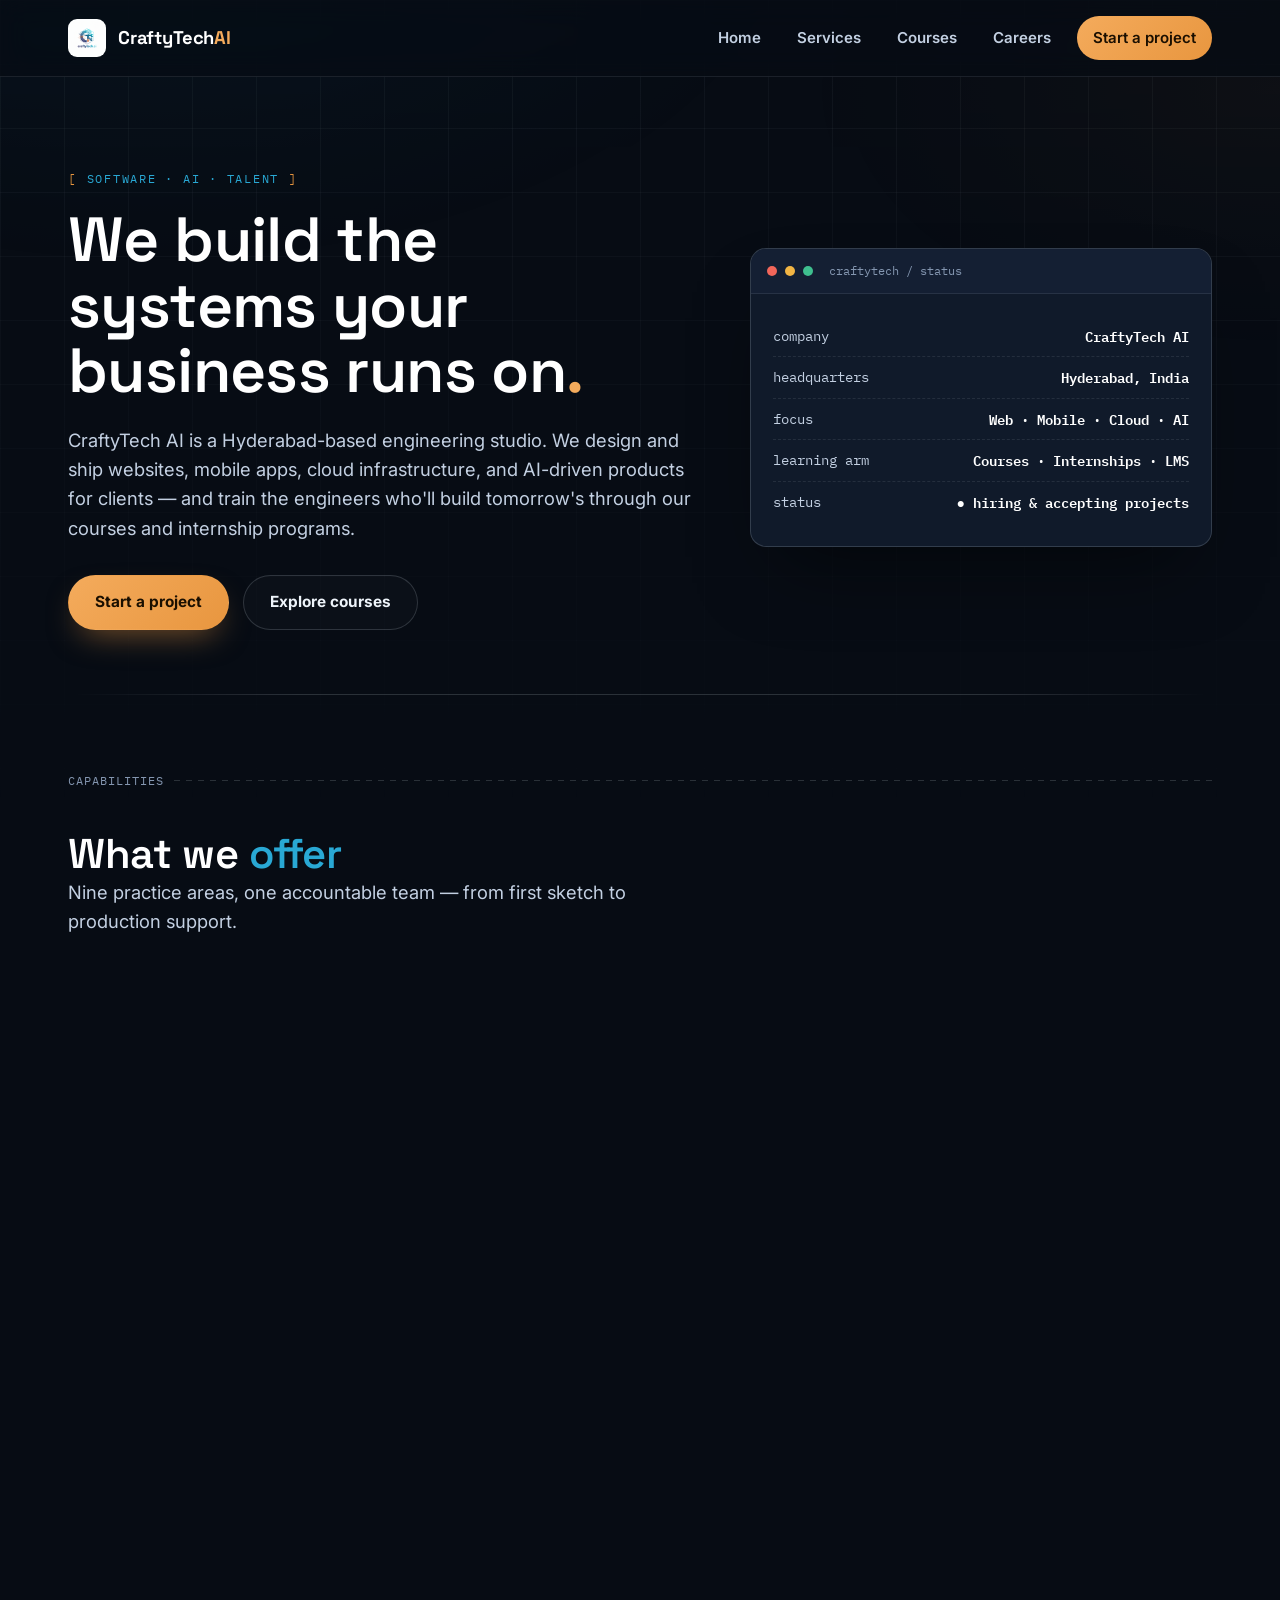
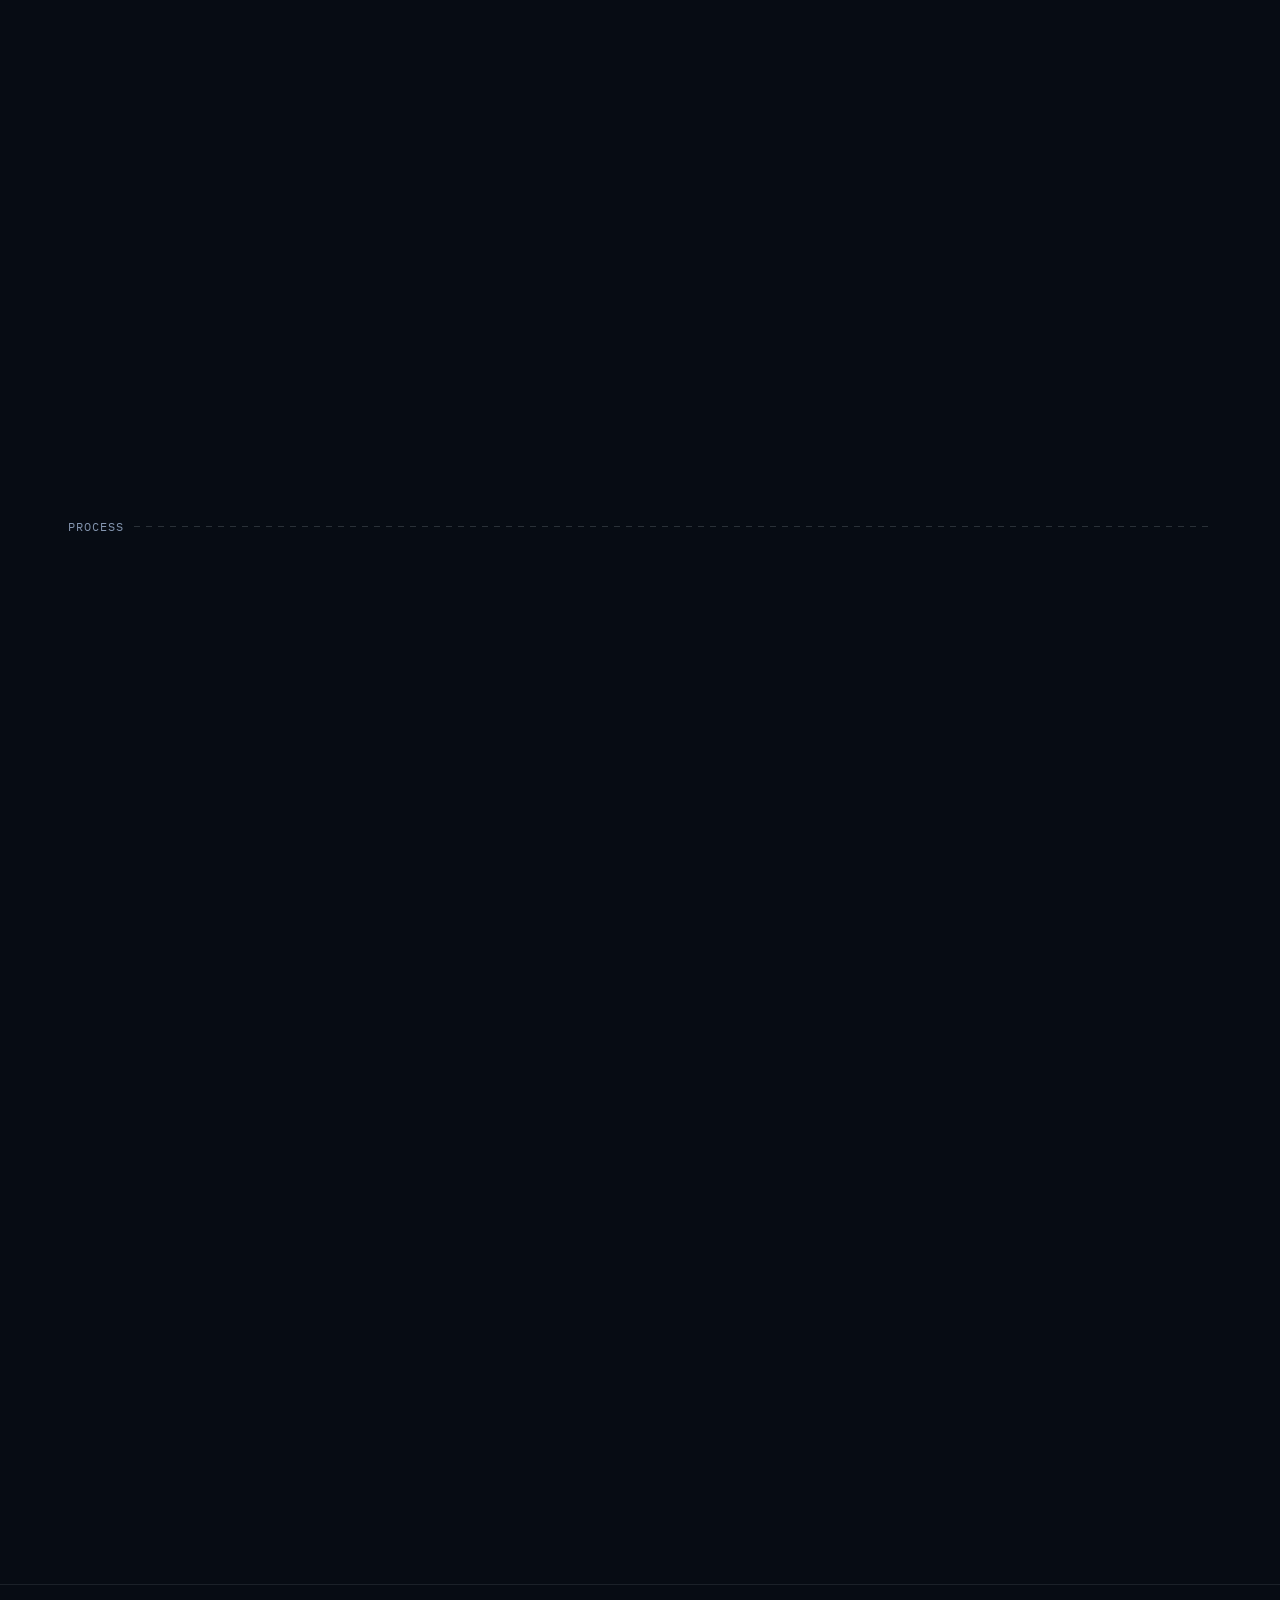
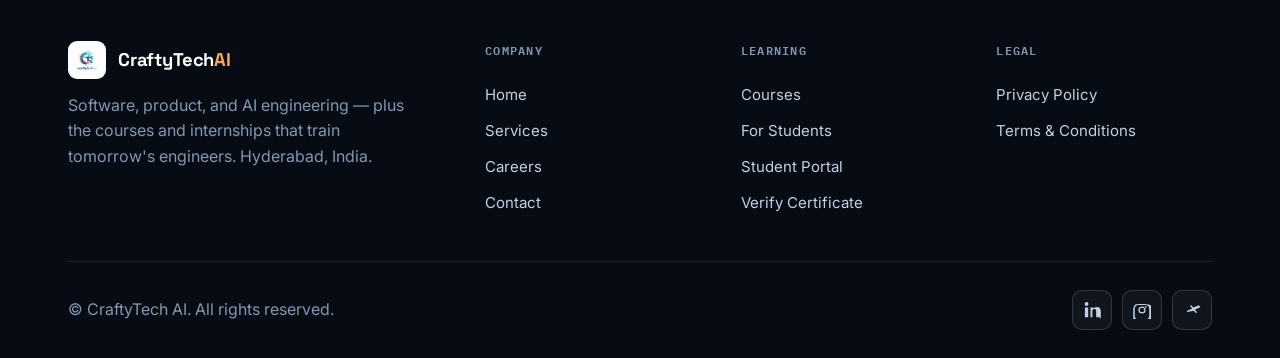
<file: index.html>
<!DOCTYPE html>
<html lang="en">
<head>
<meta charset="UTF-8">
<meta name="viewport" content="width=device-width, initial-scale=1.0">
<title>CraftyTech AI — Software, Product & AI Engineering, Hyderabad</title>
<meta name="description" content="CraftyTech AI builds websites, mobile apps, and AI-powered products for growing businesses, and trains the next generation of engineers through hands-on courses and internships.">
<link rel="icon" href="img/favicon.ico">
<link rel="stylesheet" href="assets/css/style.css">
</head>
<body>

<header class="site-header">
  <div class="container">
    <a href="index.html" class="brand">
      <img src="img/logo.png" alt="CraftyTech AI logo">
      <span class="brand-word">CraftyTech<span>AI</span></span>
    </a>
    <nav class="main-nav">
      <a href="index.html">Home</a>
      <a href="index.html#services">Services</a>
      <a href="courses.html">Courses</a>
      <a href="careers.html">Careers</a>
      <a href="contacts.html" class="cta">Start a project</a>
    </nav>
    <button class="nav-toggle" aria-label="Toggle menu" aria-expanded="false">☰</button>
  </div>
</header>

<main>

  <!-- ================= HERO ================= -->
  <section class="hero">
    <div class="container hero__grid">
      <div class="reveal is-visible">
        <div class="eyebrow">Software · AI · Talent</div>
        <h1>We build the systems your business runs on<span class="text-copper">.</span></h1>
        <p class="lead">CraftyTech AI is a Hyderabad-based engineering studio. We design and ship websites, mobile apps, cloud infrastructure, and AI-driven products for clients — and train the engineers who'll build tomorrow's through our courses and internship programs.</p>
        <div class="hero__actions">
          <a href="contacts.html" class="btn primary">Start a project</a>
          <a href="courses.html" class="btn outline">Explore courses</a>
        </div>
      </div>
      <div class="terminal reveal is-visible">
        <div class="terminal__bar">
          <span class="terminal__dot"></span><span class="terminal__dot"></span><span class="terminal__dot"></span>
          <span class="terminal__title">craftytech / status</span>
        </div>
        <div class="terminal__body">
          <div class="terminal__line"><span>company</span><b>CraftyTech AI</b></div>
          <div class="terminal__line"><span>headquarters</span><b>Hyderabad, India</b></div>
          <div class="terminal__line"><span>focus</span><b>Web · Mobile · Cloud · AI</b></div>
          <div class="terminal__line"><span>learning arm</span><b>Courses · Internships · LMS</b></div>
          <div class="terminal__line"><span>status</span><b class="terminal__ok">hiring &amp; accepting projects</b></div>
        </div>
      </div>
    </div>
  </section>

  <div class="container"><div class="divider"></div></div>

  <!-- ================= WHAT WE OFFER ================= -->
  <section class="block" id="services">
    <div class="container">
      <div class="trace">Capabilities</div>
      <div class="section-head">
        <h2>What we <span class="text-teal">offer</span></h2>
        <p class="lead">Nine practice areas, one accountable team — from first sketch to production support.</p>
      </div>
      <div class="grid cols-3">
        <div class="bcard reveal">
          <span class="idx">01 · Web</span>
          <h3>Website Development</h3>
          <p class="muted">Responsive, SEO-optimized websites built for speed and conversion using modern frameworks.</p>
        </div>
        <div class="bcard reveal">
          <span class="idx">02 · Mobile</span>
          <h3>Mobile Applications</h3>
          <p class="muted">Cross-platform and native apps engineered for smooth UX and reliable performance in production.</p>
        </div>
        <div class="bcard reveal">
          <span class="idx">03 · Product</span>
          <h3>UI/UX &amp; Branding</h3>
          <p class="muted">Cohesive design systems, identity, and interfaces that build trust with your users from screen one.</p>
        </div>
        <div class="bcard reveal">
          <span class="idx">04 · Commerce</span>
          <h3>E-commerce Solutions</h3>
          <p class="muted">Custom and platform-based storefronts engineered to maximize sales and streamline operations.</p>
        </div>
        <div class="bcard reveal">
          <span class="idx">05 · Growth</span>
          <h3>SEO &amp; Growth Marketing</h3>
          <p class="muted">Data-driven technical SEO and content strategy to drive organic traffic that converts.</p>
        </div>
        <div class="bcard reveal">
          <span class="idx">06 · AI</span>
          <h3>AI-Powered Products</h3>
          <p class="muted">Generative AI features, automation, and applied ML built into real products, not demos.</p>
        </div>
        <div class="bcard reveal">
          <span class="idx">07 · Cloud</span>
          <h3>Cloud Solutions</h3>
          <p class="muted">Architecture and setup on AWS and other providers — built to scale with your business, not against it.</p>
        </div>
        <div class="bcard reveal">
          <span class="idx">08 · Cloud</span>
          <h3>Cloud Cost Optimization</h3>
          <p class="muted">Audit and right-size your infrastructure spend — reserved capacity, autoscaling, and cutting idle waste.</p>
        </div>
        <div class="bcard reveal">
          <span class="idx">09 · Cloud</span>
          <h3>Cloud Deployment &amp; Maintenance</h3>
          <p class="muted">CI/CD pipelines, monitoring, and ongoing infrastructure support so releases stay smooth and systems stay up.</p>
        </div>
      </div>
    </div>
  </section>

  <!-- ================= STATS ================= -->
  <section class="block" style="padding-top:0;">
    <div class="container">
      <div class="stats-strip reveal">
        <div class="stat"><b>9</b><span>Service Lines</span></div>
        <div class="stat"><b>5+</b><span>Live Courses</span></div>
        <div class="stat"><b>Hyderabad</b><span>HQ</span></div>
        <div class="stat"><b>24–48h</b><span>First Response</span></div>
      </div>
    </div>
  </section>

  <!-- ================= HOW WE WORK ================= -->
  <section class="block">
    <div class="container">
      <div class="trace">Process</div>
      <div class="grid cols-2" style="align-items:center; gap:56px;">
        <div class="reveal">
          <h2>How we <span class="text-copper">work</span></h2>
          <p class="lead">No black boxes. You always know what stage your project is at and who owns it.</p>
          <div class="grid" style="gap:14px; margin-top:24px;">
            <div class="row-card" style="margin-bottom:0;">
              <div><div class="row-card__title">Discover &amp; scope</div><div class="row-card__meta">Requirements, timeline, budget</div></div>
              <span class="pill">Week 1</span>
            </div>
            <div class="row-card" style="margin-bottom:0;">
              <div><div class="row-card__title">Design &amp; build</div><div class="row-card__meta">Iterative delivery, weekly demos</div></div>
              <span class="pill">Sprints</span>
            </div>
            <div class="row-card" style="margin-bottom:0;">
              <div><div class="row-card__title">Ship &amp; support</div><div class="row-card__meta">Launch, monitor, iterate</div></div>
              <span class="pill">Ongoing</span>
            </div>
          </div>
        </div>
        <div class="bcard reveal">
          <h3>Why teams choose us</h3>
          <p class="muted" style="margin-bottom:20px;">You gain control over your workflow, not the other way around.</p>
          <ul style="color:var(--text-soft); padding-left:1.2em; margin:0;">
            <li style="margin-bottom:10px;">Direct access to the engineers building your product</li>
            <li style="margin-bottom:10px;">Flexible engagement — fixed scope or embedded team</li>
            <li style="margin-bottom:10px;">Post-launch support and iteration built into every plan</li>
          </ul>
        </div>
      </div>
    </div>
  </section>

  <!-- ================= CTA ================= -->
  <section class="block">
    <div class="container">
      <div class="cta-banner reveal">
        <div>
          <div class="eyebrow" style="color:var(--copper-bright);">Careers</div>
          <h2>We're hiring engineers, designers &amp; more.</h2>
          <p class="muted" style="margin:10px 0 0;">See open roles and what it's like to work with us.</p>
        </div>
        <a href="careers.html" class="btn primary">See open roles</a>
      </div>
    </div>
  </section>

</main>

<footer class="site-footer">
  <div class="container">
    <div class="footer__top">
      <div class="footer__brand">
        <a href="index.html" class="brand" style="margin-bottom:14px;">
          <img src="img/logo.png" alt="CraftyTech AI logo">
          <span class="brand-word">CraftyTech<span>AI</span></span>
        </a>
        <p class="muted">Software, product, and AI engineering — plus the courses and internships that train tomorrow's engineers. Hyderabad, India.</p>
      </div>
      <div class="footer__col">
        <h4>Company</h4>
        <a href="index.html">Home</a>
        <a href="index.html#services">Services</a>
        <a href="careers.html">Careers</a>
        <a href="contacts.html">Contact</a>
      </div>
      <div class="footer__col">
        <h4>Learning</h4>
        <a href="courses.html">Courses</a>
        <a href="students.html">For Students</a>
        <a href="students-portal.html">Student Portal</a>
        <a href="verify-certificates.html">Verify Certificate</a>
      </div>
      <div class="footer__col">
        <h4>Legal</h4>
        <a href="privacy-policy.html">Privacy Policy</a>
        <a href="terms-and-conditions.html">Terms &amp; Conditions</a>
      </div>
    </div>
    <div class="footer__bottom">
      <div class="muted">© <span data-year></span> CraftyTech AI. All rights reserved.</div>
      <ul class="social-list">
        <li><a href="https://www.linkedin.com/company/craftytech-ai" class="social-link" target="_blank" rel="noreferrer" aria-label="LinkedIn"><svg viewBox="0 0 24 24"><path d="M6.94 21.5H2.5V8.5h4.44v13zm-2.22-15a2.56 2.56 0 112.56-2.56 2.56 2.56 0 01-2.56 2.56zm17.28 15h-4.44v-6.95c0-1.66-.03-3.8-2.32-3.8-2.33 0-2.69 1.82-2.69 3.7v7.05H9.98V8.5h4.26v1.82h.06c.59-1.12 2.03-2.3 4.18-2.3 4.47 0 5.3 2.95 5.3 6.78v8.7z"/></svg></a></li>
        <li><a href="https://www.instagram.com/craftytech_ai" class="social-link" target="_blank" rel="noreferrer" aria-label="Instagram"><svg viewBox="0 0 24 24"><path d="M12 7.2a4.8 4.8 0 104.8 4.8A4.81 4.81 0 0012 7.2zm0 7.92a3.12 3.12 0 113.12-3.12A3.13 3.13 0 0112 15.12zm5.04-8.58a1.12 1.12 0 11-1.12 1.12 1.12 1.12 0 011.12-1.12zM12 5.4c3.1 0 3.48.01 4.7.07 1.13.05 1.74.24 2.15.4a3.92 3.92 0 011.42.92 3.92 3.92 0 01.92 1.41c.16.41.35 1.02.4 2.15.06 1.22.07 1.6.07 4.7s-.01 3.48-.07 4.7c-.05 1.13-.24 1.74-.4 2.15a3.92 3.92 0 01-.92 1.42 3.92 3.92 0 01-1.41.92c-.41.16-1.02.35-2.15.4-1.22.06-1.6.07-4.7.07s-3.48-.01-4.7-.07c-1.13-.05-1.74-.24-2.15-.4a3.92 3.92 0 01-1.42-.92 3.92 3.92 0 01-.92-1.41c-.16-.41-.35-1.02-.4-2.15-.06-1.22-.07-1.6-.07-4.7s.01-3.48.07-4.7c.05-1.13.24-1.74.4-2.15a3.92 3.92 0 01.92-1.42 3.92 3.92 0 011.41-.92c.41-.16 1.02-.35 2.15-.4C8.52 5.41 8.9 5.4 12 5.4zm0-1.55C8.82 3.85 8.4 3.86 7.15 3.92 5.86 3.98 4.93 4.2 4.17 4.45a5.47 5.47 0 00-1.94 1.16 5.47 5.47 0 00-1.16 1.94C.64 8.8.42 9.73.36 11.02.3 12.27.3 12.69.3 16.87s0 4.6.06 5.85c.06 1.29.28 2.22.53 2.98a5.47 5.47 0 001.16 1.94 5.47 5.47 0 001.94 1.16c.76.25 1.69.47 2.98.53 1.25.06 1.67.06 5.85.06s4.6 0 5.85-.06c1.29-.06 2.22-.28 2.98-.53a5.47 5.47 0 001.94-1.16 5.47 5.47 0 001.16-1.94c.25-.76.47-1.69.53-2.98.06-1.25.06-1.67.06-5.85s0-4.6-.06-5.85c-.06-1.29-.28-2.22-.53-2.98a5.47 5.47 0 00-1.16-1.94 5.47 5.47 0 00-1.94-1.16c-.76-.25-1.69-.47-2.98-.53C15.6 3.85 15.18 3.85 12 3.85z"/></svg></a></li>
        <li><a href="https://x.com/craftytech_ai" class="social-link" target="_blank" rel="noreferrer" aria-label="X"><svg viewBox="0 0 24 24"><path d="M21.71 6.29a1 1 0 00-1.18-.28l-6.63 2.7-2.7-2.7a1 1 0 00-1.42 1.42l2.7 2.7-6.7 2.72a1 1 0 00.28 1.89l8.21-1.82 2.7 2.7a1 1 0 001.42-1.42l-2.7-2.7 6.63-2.7a1 1 0 00.28-1.72z"/></svg></a></li>
      </ul>
    </div>
  </div>
</footer>

<script src="assets/js/main.js"></script>
</body>
</html>
</file>
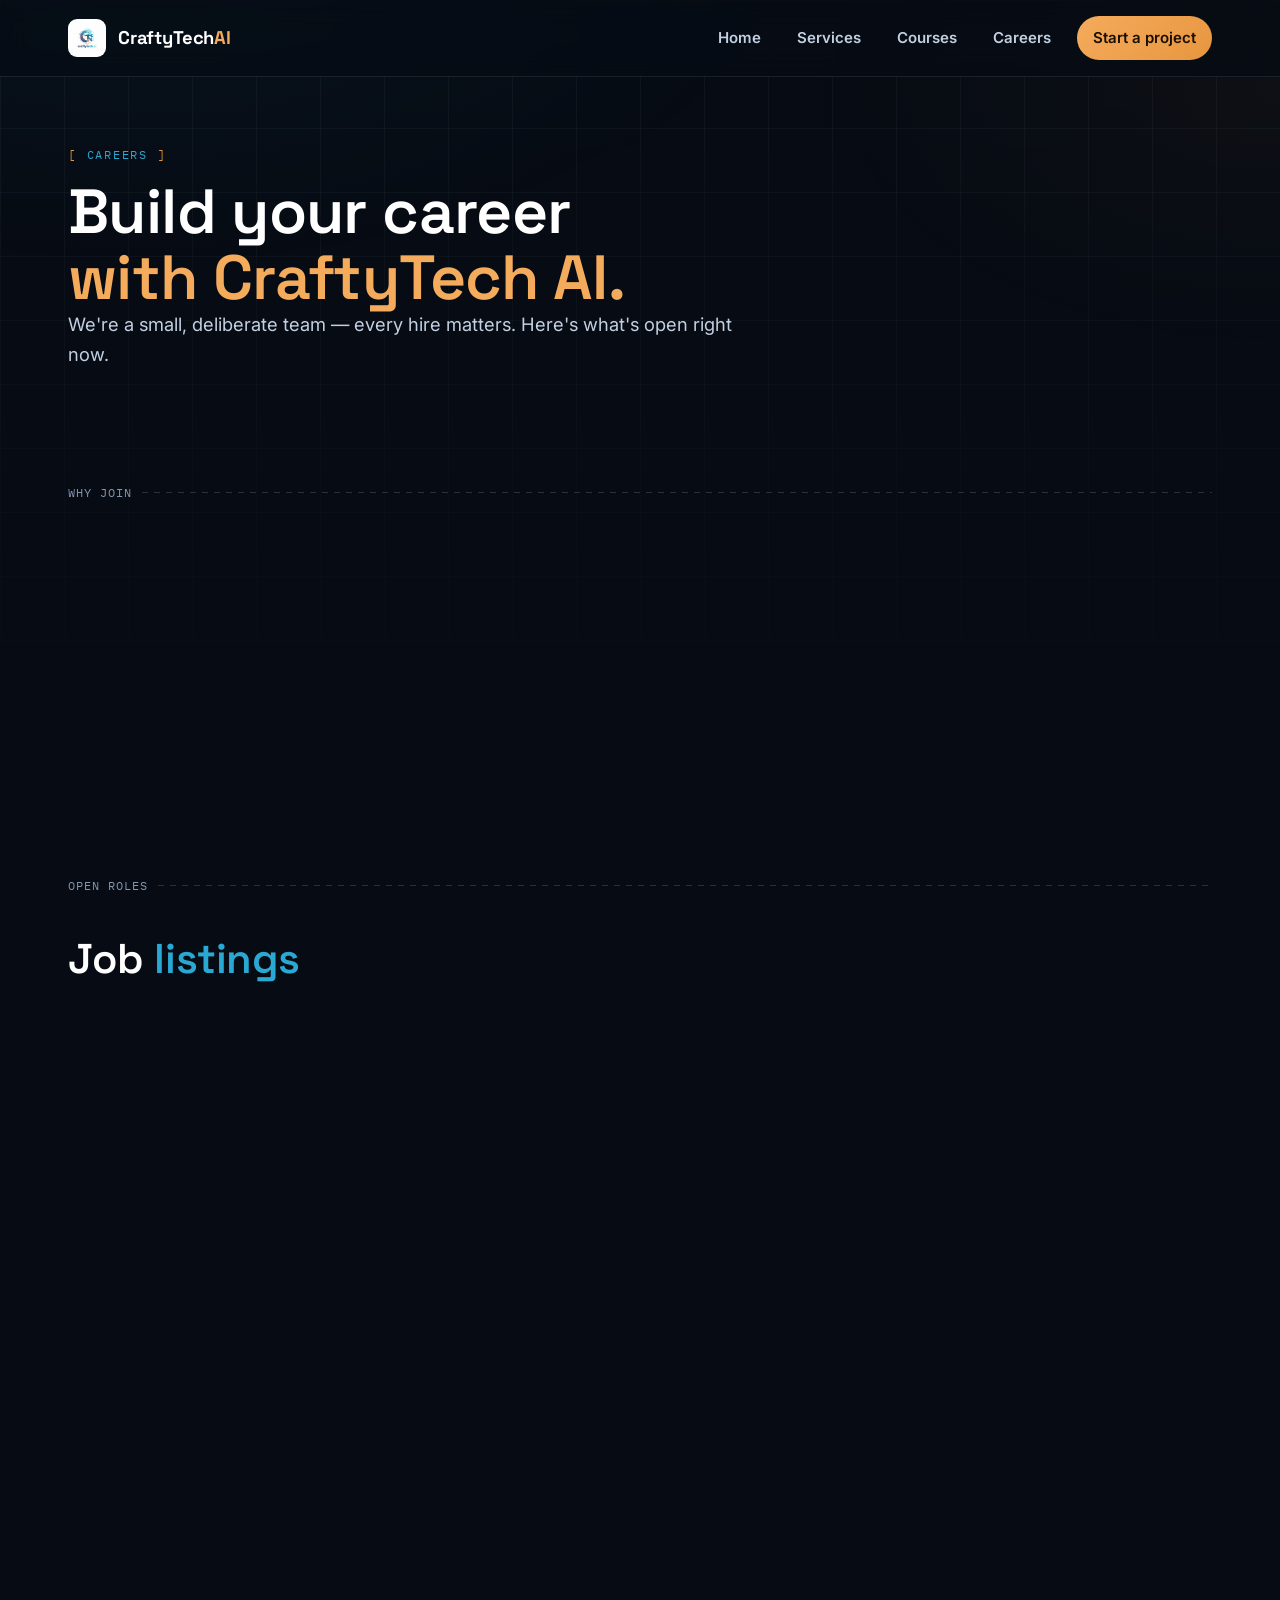
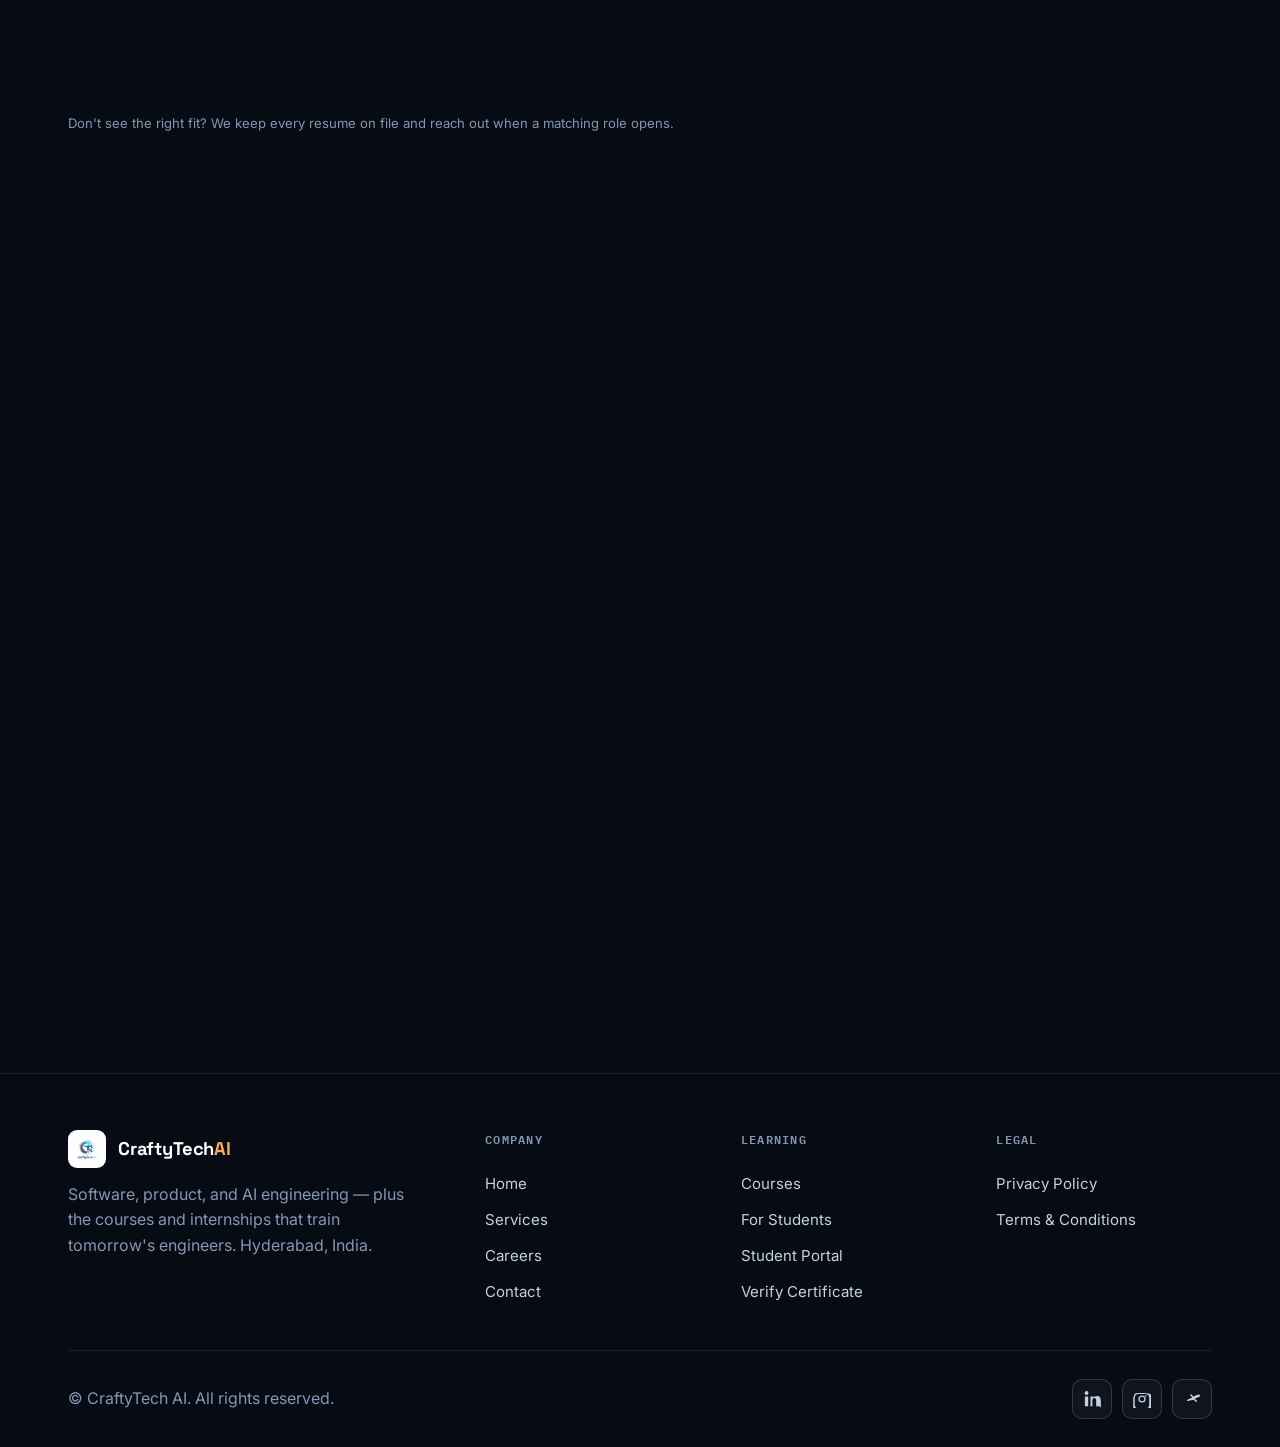
<file: careers.html>
<!DOCTYPE html>
<html lang="en">
<head>
<meta charset="UTF-8">
<meta name="viewport" content="width=device-width, initial-scale=1.0">
<title>Careers — CraftyTech AI</title>
<meta name="description" content="Open roles at CraftyTech AI. Join a Hyderabad-based engineering team building software, mobile apps, and AI products.">
<link rel="icon" href="img/favicon.ico">
<link rel="stylesheet" href="assets/css/style.css">
</head>
<body>

<header class="site-header">
  <div class="container">
    <a href="index.html" class="brand">
      <img src="img/logo.png" alt="CraftyTech AI logo">
      <span class="brand-word">CraftyTech<span>AI</span></span>
    </a>
    <nav class="main-nav">
      <a href="index.html">Home</a>
      <a href="index.html#services">Services</a>
      <a href="courses.html">Courses</a>
      <a href="careers.html">Careers</a>
      <a href="contacts.html" class="cta">Start a project</a>
    </nav>
    <button class="nav-toggle" aria-label="Toggle menu" aria-expanded="false">☰</button>
  </div>
</header>

<main>

  <section class="page-banner">
    <div class="container">
      <div class="eyebrow">Careers</div>
      <h1>Build your career<br><span class="text-copper">with CraftyTech AI.</span></h1>
      <p class="lead">We're a small, deliberate team — every hire matters. Here's what's open right now.</p>
    </div>
  </section>

  <!-- WHY JOIN -->
  <section class="block">
    <div class="container">
      <div class="trace">Why join</div>
      <div class="grid cols-4">
        <div class="bcard reveal">
          <span class="idx">01</span>
          <h3>Wellness Program</h3>
          <p class="muted">Take care of your body and mind, with wellness activities built into the work week.</p>
        </div>
        <div class="bcard reveal">
          <span class="idx">02</span>
          <h3>Dedicated Team</h3>
          <p class="muted">A close-knit team that works together toward shared wins, not just individual targets.</p>
        </div>
        <div class="bcard reveal">
          <span class="idx">03</span>
          <h3>Health Insurance</h3>
          <p class="muted">Comprehensive health coverage so you can stay focused on doing your best work.</p>
        </div>
        <div class="bcard reveal">
          <span class="idx">04</span>
          <h3>Corporate Education</h3>
          <p class="muted">Structured time and budget to sharpen your skills and stay current with the field.</p>
        </div>
      </div>
    </div>
  </section>

  <!-- JOB LISTINGS -->
  <section class="block" style="padding-top:0;">
    <div class="container">
      <div class="trace">Open roles</div>
      <div class="section-head">
        <h2>Job <span class="text-teal">listings</span></h2>
      </div>

      <div class="row-card reveal">
        <div><div class="row-card__title">Backend Developer</div><div class="row-card__meta">Engineering · Hyderabad / Remote</div></div>
        <span class="pill">3 open positions</span>
      </div>
      <div class="row-card reveal">
        <div><div class="row-card__title">Frontend Developer</div><div class="row-card__meta">Engineering · Hyderabad / Remote</div></div>
        <span class="pill">2 open positions</span>
      </div>
      <div class="row-card reveal">
        <div><div class="row-card__title">QA Engineer</div><div class="row-card__meta">Quality · Hyderabad</div></div>
        <span class="pill">1 open position</span>
      </div>
      <div class="row-card reveal">
        <div><div class="row-card__title">UX/UI Designer</div><div class="row-card__meta">Design · Hyderabad / Remote</div></div>
        <span class="pill warn">No open positions — resumes welcome</span>
      </div>
      <div class="row-card reveal">
        <div><div class="row-card__title">HR Coordinator</div><div class="row-card__meta">People · Hyderabad</div></div>
        <span class="pill">1 open position</span>
      </div>
      <div class="row-card reveal">
        <div><div class="row-card__title">Data Analyst</div><div class="row-card__meta">Data · Hyderabad / Remote</div></div>
        <span class="pill warn">No open positions — resumes welcome</span>
      </div>

      <p class="form-note" style="margin-top:20px;">Don't see the right fit? We keep every resume on file and reach out when a matching role opens.</p>
    </div>
  </section>

  <!-- APPLY -->
  <section class="block" style="padding-top:0;">
    <div class="container">
      <div class="grid cols-2" style="gap:40px;">
        <div class="bcard reveal">
          <div class="trace" style="margin-bottom:20px;">Apply</div>
          <h3>Send us your details</h3>
          <p class="muted" style="margin-bottom:20px;">This form opens your email client, addressed to our HR team, with your details pre-filled.</p>
          <form id="apply-form">
            <div class="field">
              <label for="apply-name">Full name</label>
              <input id="apply-name" type="text" required placeholder="Your name">
            </div>
            <div class="field">
              <label for="apply-role">Role you're applying for</label>
              <input id="apply-role" type="text" required placeholder="e.g. Frontend Developer">
            </div>
            <div class="field">
              <label for="apply-email">Your email</label>
              <input id="apply-email" type="email" required placeholder="you@example.com">
            </div>
            <div class="field">
              <label for="apply-msg">A little about you</label>
              <textarea id="apply-msg" placeholder="Relevant experience, portfolio link, availability..."></textarea>
            </div>
            <button type="submit" class="btn primary">Open email to apply</button>
          </form>
        </div>

        <!-- TIPS -->
        <div class="reveal">
          <div class="trace" style="margin-bottom:20px;">What to expect</div>
          <div class="grid" style="gap:14px;">
            <div class="row-card" style="margin-bottom:0; align-items:flex-start;">
              <div>
                <div class="row-card__title">1. Application review</div>
                <p class="muted" style="margin:8px 0 0;">Send your CV or apply above — our HR team responds within a few business days. A short cover note noticeably improves your odds of an interview.</p>
              </div>
            </div>
            <div class="row-card" style="margin-bottom:0; align-items:flex-start;">
              <div>
                <div class="row-card__title">2. Technical conversation</div>
                <p class="muted" style="margin:8px 0 0;">Expect practical questions about how you've solved real problems, not textbook definitions. Bring examples from your own work.</p>
              </div>
            </div>
            <div class="row-card" style="margin-bottom:0; align-items:flex-start;">
              <div>
                <div class="row-card__title">3. Final round</div>
                <p class="muted" style="margin:8px 0 0;">A conversation with the project manager and CTO about the role, the team, and how you'd fit — and a chance for you to ask anything.</p>
              </div>
            </div>
            <div class="row-card" style="margin-bottom:0; align-items:flex-start;">
              <div>
                <div class="row-card__title">4. Offer</div>
                <p class="muted" style="margin:8px 0 0;">We prepare an offer and agree on a start date. Welcome to the team.</p>
              </div>
            </div>
          </div>
        </div>
      </div>
    </div>
  </section>

</main>

<footer class="site-footer">
  <div class="container">
    <div class="footer__top">
      <div class="footer__brand">
        <a href="index.html" class="brand" style="margin-bottom:14px;">
          <img src="img/logo.png" alt="CraftyTech AI logo">
          <span class="brand-word">CraftyTech<span>AI</span></span>
        </a>
        <p class="muted">Software, product, and AI engineering — plus the courses and internships that train tomorrow's engineers. Hyderabad, India.</p>
      </div>
      <div class="footer__col">
        <h4>Company</h4>
        <a href="index.html">Home</a>
        <a href="index.html#services">Services</a>
        <a href="careers.html">Careers</a>
        <a href="contacts.html">Contact</a>
      </div>
      <div class="footer__col">
        <h4>Learning</h4>
        <a href="courses.html">Courses</a>
        <a href="students.html">For Students</a>
        <a href="students-portal.html">Student Portal</a>
        <a href="verify-certificates.html">Verify Certificate</a>
      </div>
      <div class="footer__col">
        <h4>Legal</h4>
        <a href="privacy-policy.html">Privacy Policy</a>
        <a href="terms-and-conditions.html">Terms &amp; Conditions</a>
      </div>
    </div>
    <div class="footer__bottom">
      <div class="muted">© <span data-year></span> CraftyTech AI. All rights reserved.</div>
      <ul class="social-list">
        <li><a href="https://www.linkedin.com/company/craftytech-ai" class="social-link" target="_blank" rel="noreferrer" aria-label="LinkedIn"><svg viewBox="0 0 24 24"><path d="M6.94 21.5H2.5V8.5h4.44v13zm-2.22-15a2.56 2.56 0 112.56-2.56 2.56 2.56 0 01-2.56 2.56zm17.28 15h-4.44v-6.95c0-1.66-.03-3.8-2.32-3.8-2.33 0-2.69 1.82-2.69 3.7v7.05H9.98V8.5h4.26v1.82h.06c.59-1.12 2.03-2.3 4.18-2.3 4.47 0 5.3 2.95 5.3 6.78v8.7z"/></svg></a></li>
        <li><a href="https://www.instagram.com/craftytech_ai" class="social-link" target="_blank" rel="noreferrer" aria-label="Instagram"><svg viewBox="0 0 24 24"><path d="M12 7.2a4.8 4.8 0 104.8 4.8A4.81 4.81 0 0012 7.2zm0 7.92a3.12 3.12 0 113.12-3.12A3.13 3.13 0 0112 15.12zm5.04-8.58a1.12 1.12 0 11-1.12 1.12 1.12 1.12 0 011.12-1.12zM12 5.4c3.1 0 3.48.01 4.7.07 1.13.05 1.74.24 2.15.4a3.92 3.92 0 011.42.92 3.92 3.92 0 01.92 1.41c.16.41.35 1.02.4 2.15.06 1.22.07 1.6.07 4.7s-.01 3.48-.07 4.7c-.05 1.13-.24 1.74-.4 2.15a3.92 3.92 0 01-.92 1.42 3.92 3.92 0 01-1.41.92c-.41.16-1.02.35-2.15.4-1.22.06-1.6.07-4.7.07s-3.48-.01-4.7-.07c-1.13-.05-1.74-.24-2.15-.4a3.92 3.92 0 01-1.42-.92 3.92 3.92 0 01-.92-1.41c-.16-.41-.35-1.02-.4-2.15-.06-1.22-.07-1.6-.07-4.7s.01-3.48.07-4.7c.05-1.13.24-1.74.4-2.15a3.92 3.92 0 01.92-1.42 3.92 3.92 0 011.41-.92c.41-.16 1.02-.35 2.15-.4C8.52 5.41 8.9 5.4 12 5.4zm0-1.55C8.82 3.85 8.4 3.86 7.15 3.92 5.86 3.98 4.93 4.2 4.17 4.45a5.47 5.47 0 00-1.94 1.16 5.47 5.47 0 00-1.16 1.94C.64 8.8.42 9.73.36 11.02.3 12.27.3 12.69.3 16.87s0 4.6.06 5.85c.06 1.29.28 2.22.53 2.98a5.47 5.47 0 001.16 1.94 5.47 5.47 0 001.94 1.16c.76.25 1.69.47 2.98.53 1.25.06 1.67.06 5.85.06s4.6 0 5.85-.06c1.29-.06 2.22-.28 2.98-.53a5.47 5.47 0 001.94-1.16 5.47 5.47 0 001.16-1.94c.25-.76.47-1.69.53-2.98.06-1.25.06-1.67.06-5.85s0-4.6-.06-5.85c-.06-1.29-.28-2.22-.53-2.98a5.47 5.47 0 00-1.16-1.94 5.47 5.47 0 00-1.94-1.16c-.76-.25-1.69-.47-2.98-.53C15.6 3.85 15.18 3.85 12 3.85z"/></svg></a></li>
        <li><a href="https://x.com/craftytech_ai" class="social-link" target="_blank" rel="noreferrer" aria-label="X"><svg viewBox="0 0 24 24"><path d="M21.71 6.29a1 1 0 00-1.18-.28l-6.63 2.7-2.7-2.7a1 1 0 00-1.42 1.42l2.7 2.7-6.7 2.72a1 1 0 00.28 1.89l8.21-1.82 2.7 2.7a1 1 0 001.42-1.42l-2.7-2.7 6.63-2.7a1 1 0 00.28-1.72z"/></svg></a></li>
      </ul>
    </div>
  </div>
</footer>

<script src="assets/js/main.js"></script>
<script>
  document.getElementById('apply-form').addEventListener('submit', function (e) {
    e.preventDefault();
    var name = document.getElementById('apply-name').value.trim();
    var role = document.getElementById('apply-role').value.trim();
    var email = document.getElementById('apply-email').value.trim();
    var msg = document.getElementById('apply-msg').value.trim();
    var subject = encodeURIComponent('Application: ' + role);
    var body = encodeURIComponent('Name: ' + name + '\nEmail: ' + email + '\n\n' + msg);
    window.location.href = 'mailto:hr@craftytechai.in?subject=' + subject + '&body=' + body;
  });
</script>
</body>
</html>
</file>
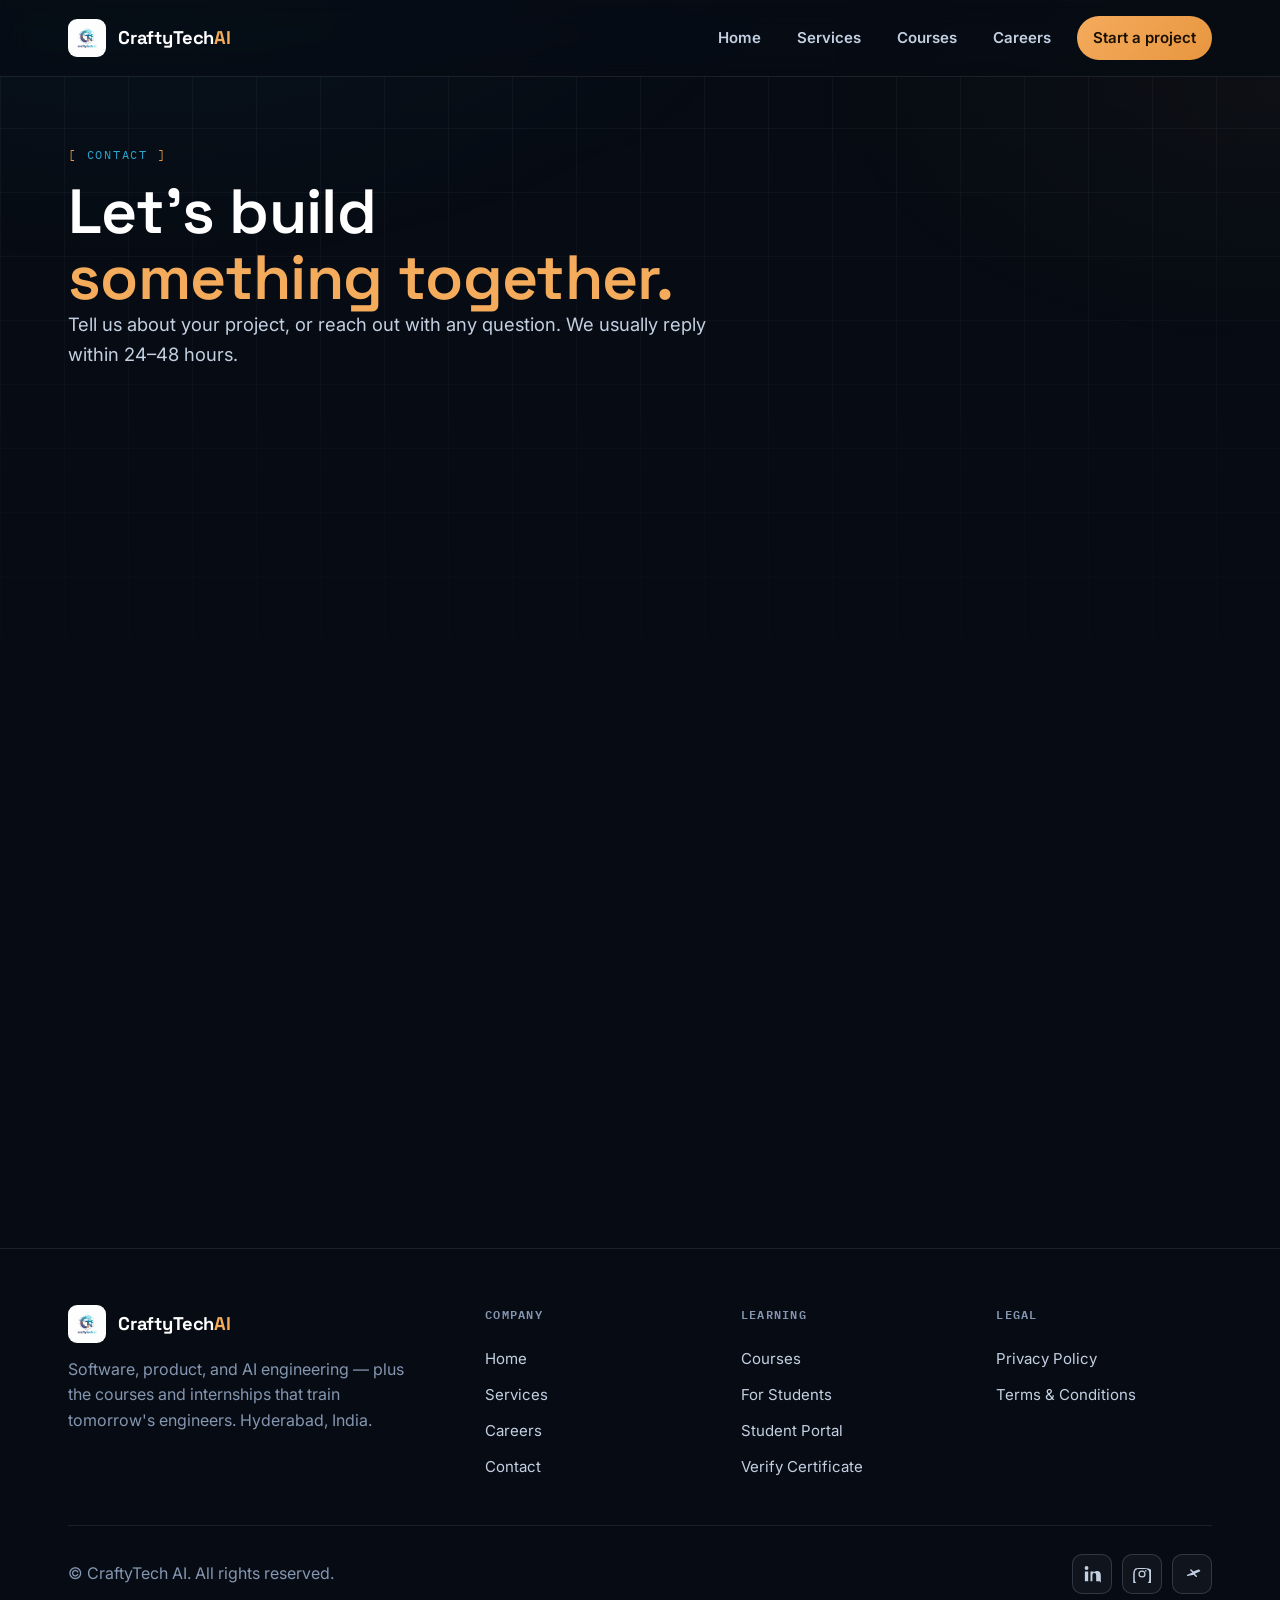
<file: contacts.html>
<!DOCTYPE html>
<html lang="en">
<head>
<meta charset="UTF-8">
<meta name="viewport" content="width=device-width, initial-scale=1.0">
<title>Contact — CraftyTech AI</title>
<meta name="description" content="Get in touch with CraftyTech AI in Hyderabad, India for project inquiries, partnerships, or support.">
<link rel="icon" href="img/favicon.ico">
<link rel="stylesheet" href="assets/css/style.css">
</head>
<body>

<header class="site-header">
  <div class="container">
    <a href="index.html" class="brand">
      <img src="img/logo.png" alt="CraftyTech AI logo">
      <span class="brand-word">CraftyTech<span>AI</span></span>
    </a>
    <nav class="main-nav">
      <a href="index.html">Home</a>
      <a href="index.html#services">Services</a>
      <a href="courses.html">Courses</a>
      <a href="careers.html">Careers</a>
      <a href="contacts.html" class="cta">Start a project</a>
    </nav>
    <button class="nav-toggle" aria-label="Toggle menu" aria-expanded="false">☰</button>
  </div>
</header>

<main>
  <section class="page-banner">
    <div class="container">
      <div class="eyebrow">Contact</div>
      <h1>Let's build<br><span class="text-copper">something together.</span></h1>
      <p class="lead">Tell us about your project, or reach out with any question. We usually reply within 24–48 hours.</p>
    </div>
  </section>

  <section class="block" style="padding-top:30px;">
    <div class="container">
      <div class="grid cols-2" style="gap:40px; align-items:start;">

        <!-- FORM -->
        <div class="bcard reveal">
          <h3>Send us a message</h3>
          <p class="muted" style="margin-bottom:20px;">This opens your email client addressed to our team, with your message pre-filled.</p>
          <form id="contact-form">
            <div class="field">
              <label for="c-name">Name</label>
              <input id="c-name" type="text" required placeholder="Your name">
            </div>
            <div class="field">
              <label for="c-email">Email</label>
              <input id="c-email" type="email" required placeholder="you@example.com">
            </div>
            <div class="field">
              <label for="c-subject">Subject</label>
              <input id="c-subject" type="text" required placeholder="What's this about?">
            </div>
            <div class="field">
              <label for="c-msg">Message</label>
              <textarea id="c-msg" required placeholder="Tell us a bit about your project or question..."></textarea>
            </div>
            <button type="submit" class="btn primary">Send message</button>
          </form>
        </div>

        <!-- DETAILS -->
        <div class="reveal">
          <div class="row-card" style="align-items:flex-start;">
            <div>
              <div class="row-card__meta" style="margin-bottom:6px;">Email</div>
              <div class="row-card__title" style="font-size:1rem;"><a href="mailto:support@craftytechai.in">support@craftytechai.in</a></div>
            </div>
          </div>
          <div class="row-card" style="align-items:flex-start;">
            <div>
              <div class="row-card__meta" style="margin-bottom:6px;">Phone</div>
              <div class="row-card__title" style="font-size:1rem;"><a href="tel:+919000316734">+91 90003 16734</a></div>
            </div>
          </div>
          <div class="row-card" style="align-items:flex-start;">
            <div>
              <div class="row-card__meta" style="margin-bottom:6px;">Office</div>
              <div class="row-card__title" style="font-size:1rem; font-family:var(--body); font-weight:600;">SR Nagar, near Pillar No. 1017<br>Hyderabad, Telangana, India</div>
            </div>
          </div>

          <div class="bcard" style="padding:0; overflow:hidden; margin-top:14px;">
            <iframe
              src="https://www.google.com/maps?q=SR+Nagar,+Hyderabad,+Telangana,+India&output=embed"
              width="100%" height="280" style="border:0; display:block;"
              allowfullscreen="" loading="lazy"
              referrerpolicy="no-referrer-when-downgrade" title="CraftyTech AI office location">
            </iframe>
          </div>
        </div>

      </div>
    </div>
  </section>
</main>

<footer class="site-footer">
  <div class="container">
    <div class="footer__top">
      <div class="footer__brand">
        <a href="index.html" class="brand" style="margin-bottom:14px;">
          <img src="img/logo.png" alt="CraftyTech AI logo">
          <span class="brand-word">CraftyTech<span>AI</span></span>
        </a>
        <p class="muted">Software, product, and AI engineering — plus the courses and internships that train tomorrow's engineers. Hyderabad, India.</p>
      </div>
      <div class="footer__col">
        <h4>Company</h4>
        <a href="index.html">Home</a>
        <a href="index.html#services">Services</a>
        <a href="careers.html">Careers</a>
        <a href="contacts.html">Contact</a>
      </div>
      <div class="footer__col">
        <h4>Learning</h4>
        <a href="courses.html">Courses</a>
        <a href="students.html">For Students</a>
        <a href="students-portal.html">Student Portal</a>
        <a href="verify-certificates.html">Verify Certificate</a>
      </div>
      <div class="footer__col">
        <h4>Legal</h4>
        <a href="privacy-policy.html">Privacy Policy</a>
        <a href="terms-and-conditions.html">Terms &amp; Conditions</a>
      </div>
    </div>
    <div class="footer__bottom">
      <div class="muted">© <span data-year></span> CraftyTech AI. All rights reserved.</div>
      <ul class="social-list">
        <li><a href="https://www.linkedin.com/company/craftytech-ai" class="social-link" target="_blank" rel="noreferrer" aria-label="LinkedIn"><svg viewBox="0 0 24 24"><path d="M6.94 21.5H2.5V8.5h4.44v13zm-2.22-15a2.56 2.56 0 112.56-2.56 2.56 2.56 0 01-2.56 2.56zm17.28 15h-4.44v-6.95c0-1.66-.03-3.8-2.32-3.8-2.33 0-2.69 1.82-2.69 3.7v7.05H9.98V8.5h4.26v1.82h.06c.59-1.12 2.03-2.3 4.18-2.3 4.47 0 5.3 2.95 5.3 6.78v8.7z"/></svg></a></li>
        <li><a href="https://www.instagram.com/craftytech_ai" class="social-link" target="_blank" rel="noreferrer" aria-label="Instagram"><svg viewBox="0 0 24 24"><path d="M12 7.2a4.8 4.8 0 104.8 4.8A4.81 4.81 0 0012 7.2zm0 7.92a3.12 3.12 0 113.12-3.12A3.13 3.13 0 0112 15.12zm5.04-8.58a1.12 1.12 0 11-1.12 1.12 1.12 1.12 0 011.12-1.12zM12 5.4c3.1 0 3.48.01 4.7.07 1.13.05 1.74.24 2.15.4a3.92 3.92 0 011.42.92 3.92 3.92 0 01.92 1.41c.16.41.35 1.02.4 2.15.06 1.22.07 1.6.07 4.7s-.01 3.48-.07 4.7c-.05 1.13-.24 1.74-.4 2.15a3.92 3.92 0 01-.92 1.42 3.92 3.92 0 01-1.41.92c-.41.16-1.02.35-2.15.4-1.22.06-1.6.07-4.7.07s-3.48-.01-4.7-.07c-1.13-.05-1.74-.24-2.15-.4a3.92 3.92 0 01-1.42-.92 3.92 3.92 0 01-.92-1.41c-.16-.41-.35-1.02-.4-2.15-.06-1.22-.07-1.6-.07-4.7s.01-3.48.07-4.7c.05-1.13.24-1.74.4-2.15a3.92 3.92 0 01.92-1.42 3.92 3.92 0 011.41-.92c.41-.16 1.02-.35 2.15-.4C8.52 5.41 8.9 5.4 12 5.4zm0-1.55C8.82 3.85 8.4 3.86 7.15 3.92 5.86 3.98 4.93 4.2 4.17 4.45a5.47 5.47 0 00-1.94 1.16 5.47 5.47 0 00-1.16 1.94C.64 8.8.42 9.73.36 11.02.3 12.27.3 12.69.3 16.87s0 4.6.06 5.85c.06 1.29.28 2.22.53 2.98a5.47 5.47 0 001.16 1.94 5.47 5.47 0 001.94 1.16c.76.25 1.69.47 2.98.53 1.25.06 1.67.06 5.85.06s4.6 0 5.85-.06c1.29-.06 2.22-.28 2.98-.53a5.47 5.47 0 001.94-1.16 5.47 5.47 0 001.16-1.94c.25-.76.47-1.69.53-2.98.06-1.25.06-1.67.06-5.85s0-4.6-.06-5.85c-.06-1.29-.28-2.22-.53-2.98a5.47 5.47 0 00-1.16-1.94 5.47 5.47 0 00-1.94-1.16c-.76-.25-1.69-.47-2.98-.53C15.6 3.85 15.18 3.85 12 3.85z"/></svg></a></li>
        <li><a href="https://x.com/craftytech_ai" class="social-link" target="_blank" rel="noreferrer" aria-label="X"><svg viewBox="0 0 24 24"><path d="M21.71 6.29a1 1 0 00-1.18-.28l-6.63 2.7-2.7-2.7a1 1 0 00-1.42 1.42l2.7 2.7-6.7 2.72a1 1 0 00.28 1.89l8.21-1.82 2.7 2.7a1 1 0 001.42-1.42l-2.7-2.7 6.63-2.7a1 1 0 00.28-1.72z"/></svg></a></li>
      </ul>
    </div>
  </div>
</footer>

<script src="assets/js/main.js"></script>
<script>
  document.getElementById('contact-form').addEventListener('submit', function (e) {
    e.preventDefault();
    var name = document.getElementById('c-name').value.trim();
    var email = document.getElementById('c-email').value.trim();
    var subject = document.getElementById('c-subject').value.trim();
    var msg = document.getElementById('c-msg').value.trim();
    var mailSubject = encodeURIComponent(subject);
    var body = encodeURIComponent('From: ' + name + ' (' + email + ')\n\n' + msg);
    window.location.href = 'mailto:support@craftytechai.in?subject=' + mailSubject + '&body=' + body;
  });
</script>
</body>
</html>
</file>
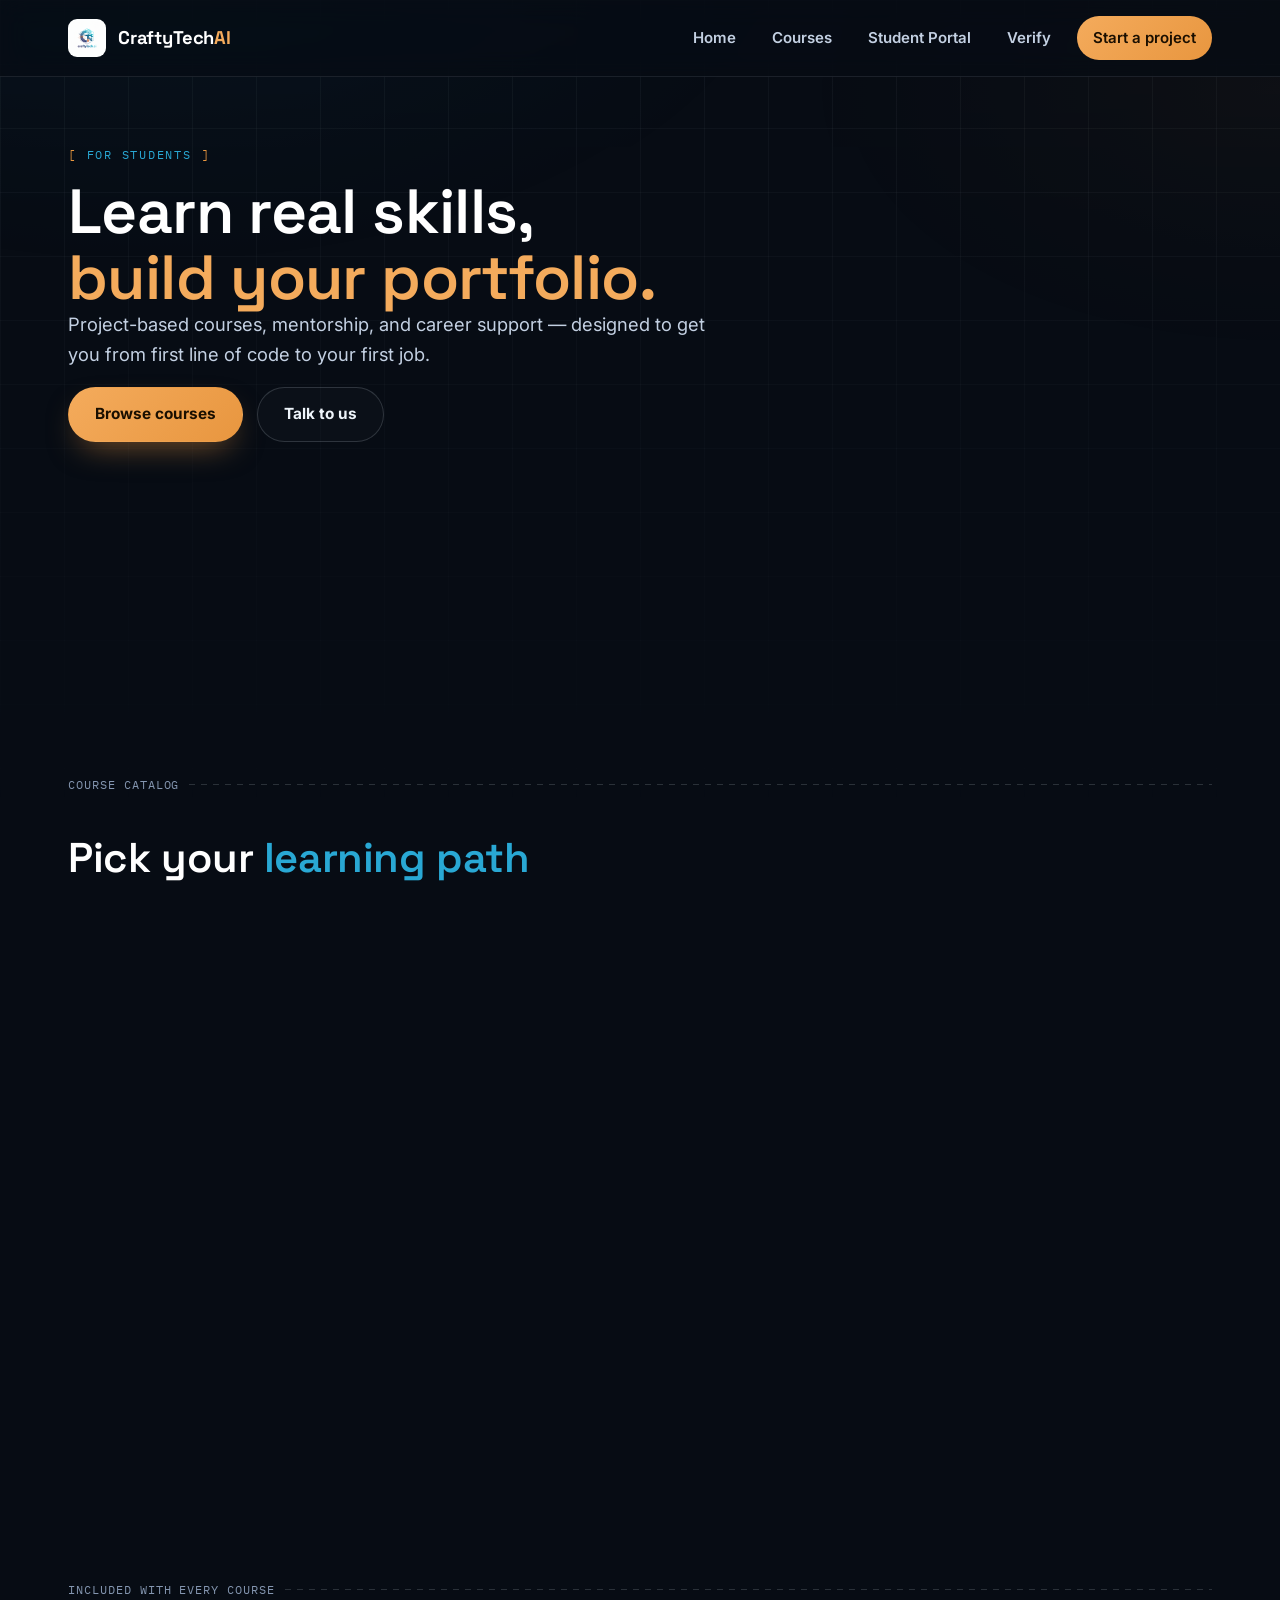
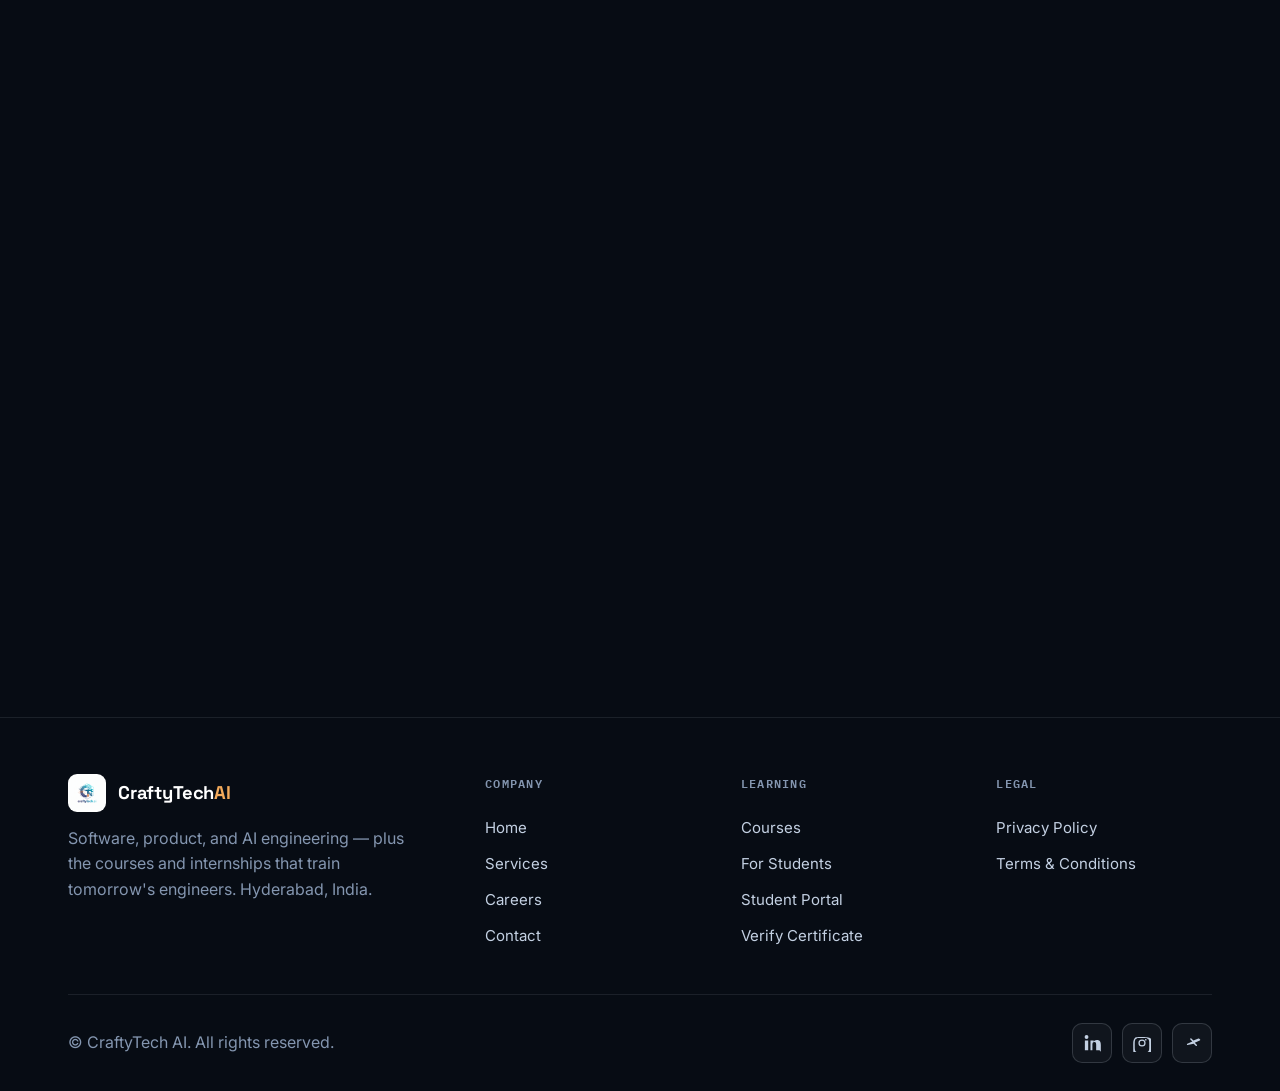
<file: courses.html>
<!DOCTYPE html>
<html lang="en">
<head>
<meta charset="UTF-8">
<meta name="viewport" content="width=device-width, initial-scale=1.0">
<title>Courses — CraftyTech AI</title>
<meta name="description" content="Practical, project-based courses in Full Stack Development, UI/UX, Python, Data Science and Generative AI from CraftyTech AI.">
<link rel="icon" href="img/favicon.ico">
<link rel="stylesheet" href="assets/css/style.css">
</head>
<body>

<header class="site-header">
  <div class="container">
    <a href="index.html" class="brand">
      <img src="img/logo.png" alt="CraftyTech AI logo">
      <span class="brand-word">CraftyTech<span>AI</span></span>
    </a>
    <nav class="main-nav">
      <a href="index.html">Home</a>
      <a href="courses.html">Courses</a>
      <a href="students-portal.html">Student Portal</a>
      <a href="verify-certificates.html">Verify</a>
      <a href="contacts.html" class="cta">Start a project</a>
    </nav>
    <button class="nav-toggle" aria-label="Toggle menu" aria-expanded="false">☰</button>
  </div>
</header>

<main>
  <section class="page-banner">
    <div class="container">
      <div class="eyebrow">For Students</div>
      <h1>Learn real skills,<br><span class="text-copper">build your portfolio.</span></h1>
      <p class="lead">Project-based courses, mentorship, and career support — designed to get you from first line of code to your first job.</p>
      <div class="hero__actions">
        <a href="#catalog" class="btn primary">Browse courses</a>
        <a href="contacts.html" class="btn outline">Talk to us</a>
      </div>
    </div>
  </section>

  <section class="block" style="padding-top:30px;">
    <div class="container">
      <div class="stats-strip reveal">
        <div class="stat"><b>120+</b><span>Projects Built</span></div>
        <div class="stat"><b>80%</b><span>Placement Rate</span></div>
        <div class="stat"><b>48h</b><span>Support Response</span></div>
        <div class="stat"><b>5</b><span>Active Programs</span></div>
      </div>
    </div>
  </section>

  <!-- CATALOG -->
  <section class="block" id="catalog">
    <div class="container">
      <div class="trace">Course catalog</div>
      <div class="section-head">
        <h2>Pick your <span class="text-teal">learning path</span></h2>
      </div>
      <div class="grid cols-3">
        <div class="bcard reveal">
          <span class="idx">Program</span>
          <h3>Full Stack Web Development</h3>
          <p class="muted">Front end, back end, and deployment — build and ship complete web applications.</p>
        </div>
        <div class="bcard reveal">
          <span class="idx">Program</span>
          <h3>UI/UX Design</h3>
          <p class="muted">Research, wireframing, and interface design — craft products people enjoy using.</p>
        </div>
        <div class="bcard reveal">
          <span class="idx">Program</span>
          <h3>Python Programming</h3>
          <p class="muted">Core programming fundamentals through Python, with hands-on exercises throughout.</p>
        </div>
        <div class="bcard reveal">
          <span class="idx">Program</span>
          <h3>Python for Data Science</h3>
          <p class="muted">Data analysis, visualization, and modeling using Python's data science stack.</p>
        </div>
        <div class="bcard reveal">
          <span class="idx">3 Months</span>
          <h3>Generative AI</h3>
          <p class="muted">Applied GenAI: prompting, RAG, and building real features on top of modern LLMs.</p>
        </div>
        <div class="bcard reveal" style="display:flex; flex-direction:column; justify-content:center; align-items:flex-start;">
          <h3 style="margin-bottom:10px;">Don't see your track?</h3>
          <p class="muted" style="margin-bottom:18px;">We regularly add new programs based on demand — tell us what you're looking for.</p>
          <a href="contacts.html" class="btn outline sm">Request a course</a>
        </div>
      </div>
    </div>
  </section>

  <!-- STUDENT SERVICES -->
  <section class="block">
    <div class="container">
      <div class="trace">Included with every course</div>
      <div class="grid cols-3">
        <div class="bcard reveal">
          <h3>Resume Help</h3>
          <p class="muted">ATS-friendly resume templates and personalized one-on-one reviews.</p>
        </div>
        <div class="bcard reveal">
          <h3>Mock Interviews</h3>
          <p class="muted">Practice with experienced interviewers and get direct, actionable feedback.</p>
        </div>
        <div class="bcard reveal">
          <h3>Project Portfolios</h3>
          <p class="muted">Ship deployable, real-world projects you can show to employers.</p>
        </div>
      </div>
    </div>
  </section>

  <!-- CTA -->
  <section class="block">
    <div class="container">
      <div class="cta-banner reveal">
        <div>
          <div class="eyebrow" style="color:var(--copper-bright);">Get started</div>
          <h2>Already enrolled?</h2>
          <p class="muted" style="margin:10px 0 0;">Sign in to your student portal to track progress and access certificates.</p>
        </div>
        <a href="students-portal.html" class="btn primary">Go to student portal</a>
      </div>
    </div>
  </section>
</main>

<footer class="site-footer">
  <div class="container">
    <div class="footer__top">
      <div class="footer__brand">
        <a href="index.html" class="brand" style="margin-bottom:14px;">
          <img src="img/logo.png" alt="CraftyTech AI logo">
          <span class="brand-word">CraftyTech<span>AI</span></span>
        </a>
        <p class="muted">Software, product, and AI engineering — plus the courses and internships that train tomorrow's engineers. Hyderabad, India.</p>
      </div>
      <div class="footer__col">
        <h4>Company</h4>
        <a href="index.html">Home</a>
        <a href="index.html#services">Services</a>
        <a href="careers.html">Careers</a>
        <a href="contacts.html">Contact</a>
      </div>
      <div class="footer__col">
        <h4>Learning</h4>
        <a href="courses.html">Courses</a>
        <a href="students.html">For Students</a>
        <a href="students-portal.html">Student Portal</a>
        <a href="verify-certificates.html">Verify Certificate</a>
      </div>
      <div class="footer__col">
        <h4>Legal</h4>
        <a href="privacy-policy.html">Privacy Policy</a>
        <a href="terms-and-conditions.html">Terms &amp; Conditions</a>
      </div>
    </div>
    <div class="footer__bottom">
      <div class="muted">© <span data-year></span> CraftyTech AI. All rights reserved.</div>
      <ul class="social-list">
        <li><a href="https://www.linkedin.com/company/craftytech-ai" class="social-link" target="_blank" rel="noreferrer" aria-label="LinkedIn"><svg viewBox="0 0 24 24"><path d="M6.94 21.5H2.5V8.5h4.44v13zm-2.22-15a2.56 2.56 0 112.56-2.56 2.56 2.56 0 01-2.56 2.56zm17.28 15h-4.44v-6.95c0-1.66-.03-3.8-2.32-3.8-2.33 0-2.69 1.82-2.69 3.7v7.05H9.98V8.5h4.26v1.82h.06c.59-1.12 2.03-2.3 4.18-2.3 4.47 0 5.3 2.95 5.3 6.78v8.7z"/></svg></a></li>
        <li><a href="https://www.instagram.com/craftytech_ai" class="social-link" target="_blank" rel="noreferrer" aria-label="Instagram"><svg viewBox="0 0 24 24"><path d="M12 7.2a4.8 4.8 0 104.8 4.8A4.81 4.81 0 0012 7.2zm0 7.92a3.12 3.12 0 113.12-3.12A3.13 3.13 0 0112 15.12zm5.04-8.58a1.12 1.12 0 11-1.12 1.12 1.12 1.12 0 011.12-1.12zM12 5.4c3.1 0 3.48.01 4.7.07 1.13.05 1.74.24 2.15.4a3.92 3.92 0 011.42.92 3.92 3.92 0 01.92 1.41c.16.41.35 1.02.4 2.15.06 1.22.07 1.6.07 4.7s-.01 3.48-.07 4.7c-.05 1.13-.24 1.74-.4 2.15a3.92 3.92 0 01-.92 1.42 3.92 3.92 0 01-1.41.92c-.41.16-1.02.35-2.15.4-1.22.06-1.6.07-4.7.07s-3.48-.01-4.7-.07c-1.13-.05-1.74-.24-2.15-.4a3.92 3.92 0 01-1.42-.92 3.92 3.92 0 01-.92-1.41c-.16-.41-.35-1.02-.4-2.15-.06-1.22-.07-1.6-.07-4.7s.01-3.48.07-4.7c.05-1.13.24-1.74.4-2.15a3.92 3.92 0 01.92-1.42 3.92 3.92 0 011.41-.92c.41-.16 1.02-.35 2.15-.4C8.52 5.41 8.9 5.4 12 5.4zm0-1.55C8.82 3.85 8.4 3.86 7.15 3.92 5.86 3.98 4.93 4.2 4.17 4.45a5.47 5.47 0 00-1.94 1.16 5.47 5.47 0 00-1.16 1.94C.64 8.8.42 9.73.36 11.02.3 12.27.3 12.69.3 16.87s0 4.6.06 5.85c.06 1.29.28 2.22.53 2.98a5.47 5.47 0 001.16 1.94 5.47 5.47 0 001.94 1.16c.76.25 1.69.47 2.98.53 1.25.06 1.67.06 5.85.06s4.6 0 5.85-.06c1.29-.06 2.22-.28 2.98-.53a5.47 5.47 0 001.94-1.16 5.47 5.47 0 001.16-1.94c.25-.76.47-1.69.53-2.98.06-1.25.06-1.67.06-5.85s0-4.6-.06-5.85c-.06-1.29-.28-2.22-.53-2.98a5.47 5.47 0 00-1.16-1.94 5.47 5.47 0 00-1.94-1.16c-.76-.25-1.69-.47-2.98-.53C15.6 3.85 15.18 3.85 12 3.85z"/></svg></a></li>
        <li><a href="https://x.com/craftytech_ai" class="social-link" target="_blank" rel="noreferrer" aria-label="X"><svg viewBox="0 0 24 24"><path d="M21.71 6.29a1 1 0 00-1.18-.28l-6.63 2.7-2.7-2.7a1 1 0 00-1.42 1.42l2.7 2.7-6.7 2.72a1 1 0 00.28 1.89l8.21-1.82 2.7 2.7a1 1 0 001.42-1.42l-2.7-2.7 6.63-2.7a1 1 0 00.28-1.72z"/></svg></a></li>
      </ul>
    </div>
  </div>
</footer>

<script src="assets/js/main.js"></script>
</body>
</html>
</file>
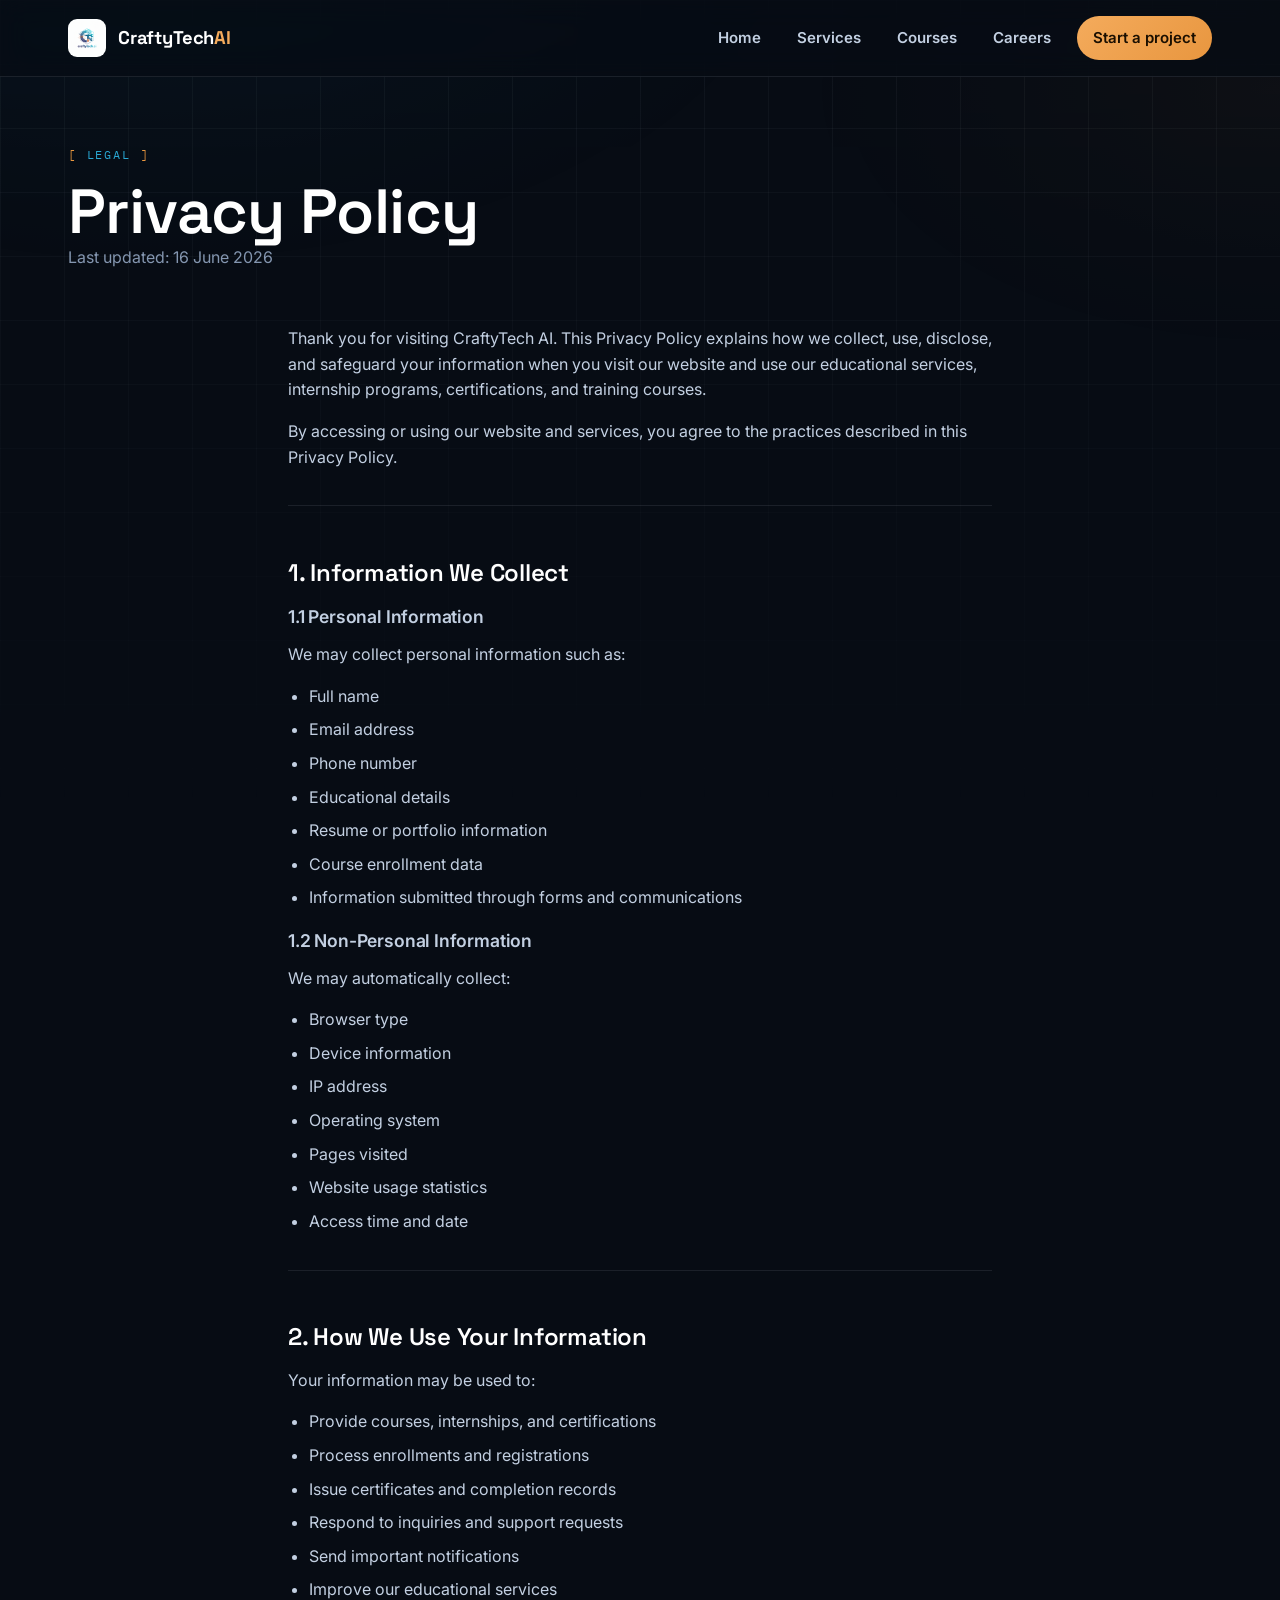
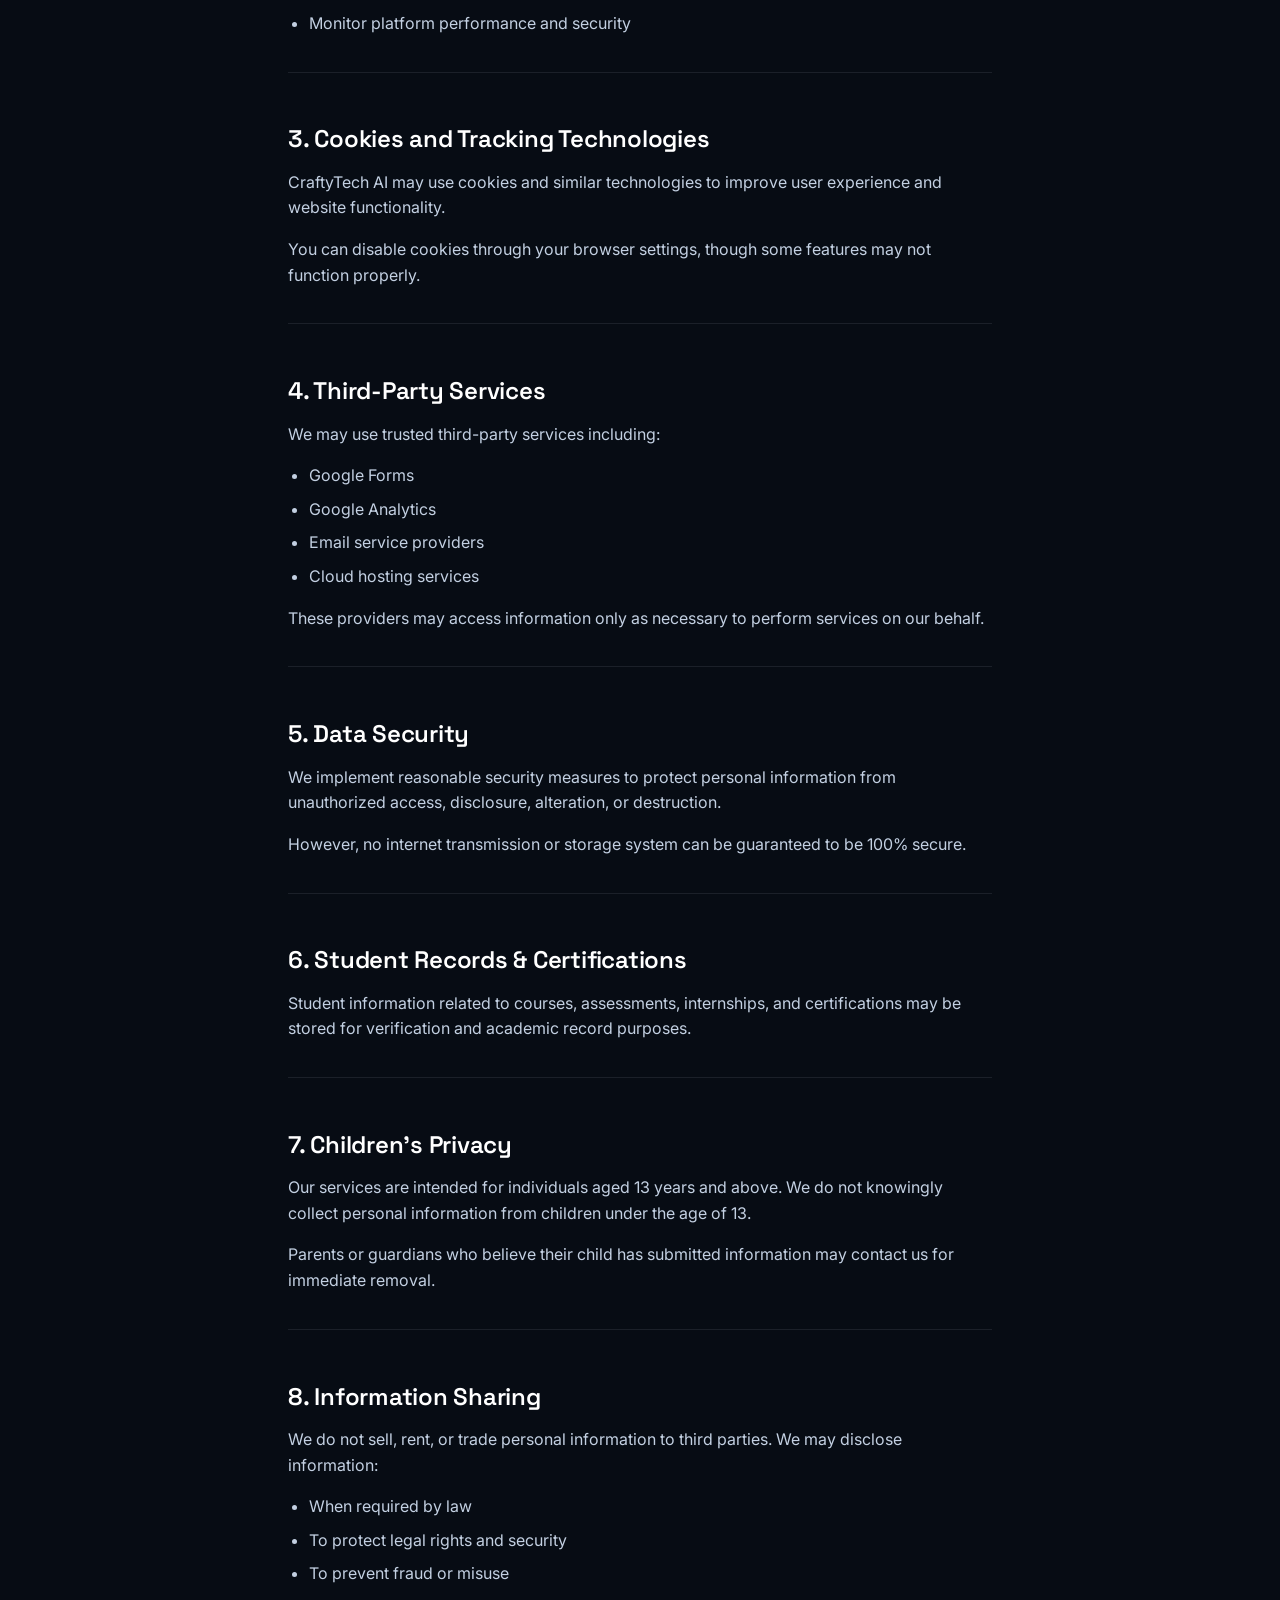
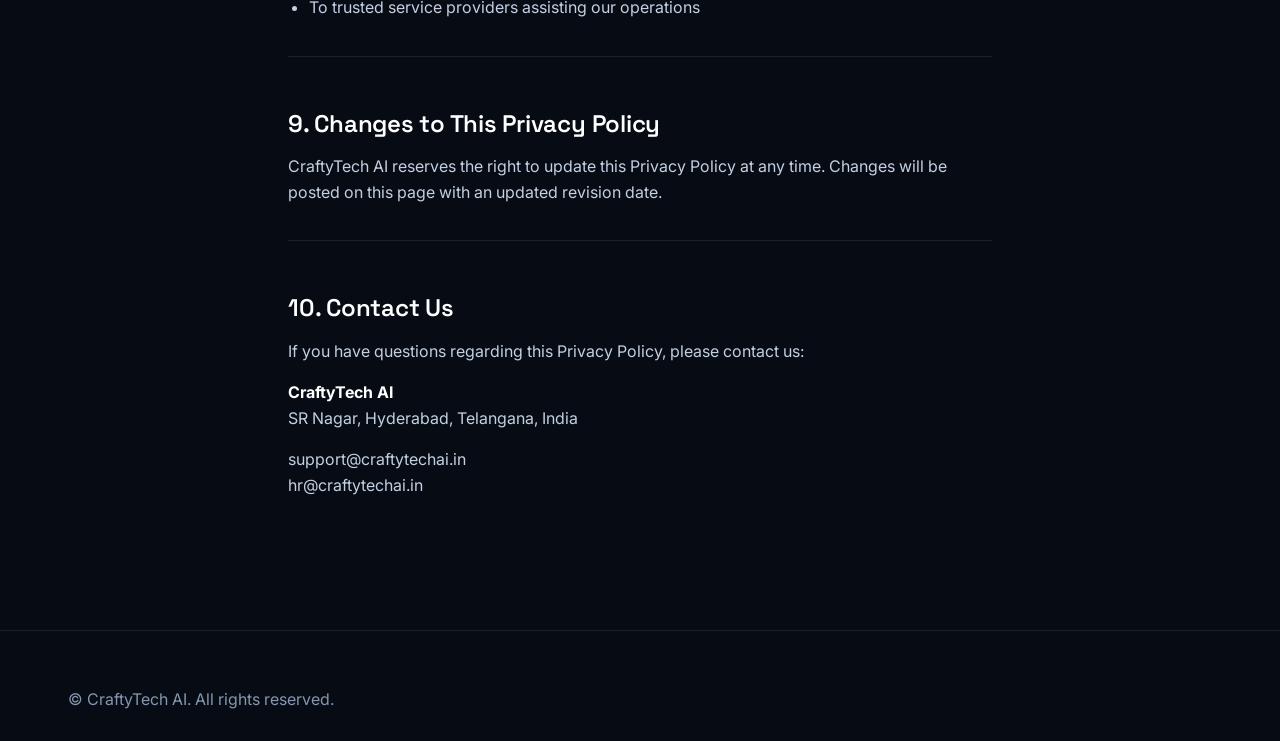
<file: privacy-policy.html>
<!DOCTYPE html>
<html lang="en">
<head>
<meta charset="UTF-8">
<meta name="viewport" content="width=device-width, initial-scale=1.0">
<title>Privacy Policy — CraftyTech AI</title>
<link rel="icon" href="img/favicon.ico">
<link rel="stylesheet" href="assets/css/style.css">
</head>
<body>

<header class="site-header">
  <div class="container">
    <a href="index.html" class="brand">
      <img src="img/logo.png" alt="CraftyTech AI logo">
      <span class="brand-word">CraftyTech<span>AI</span></span>
    </a>
    <nav class="main-nav">
      <a href="index.html">Home</a>
      <a href="index.html#services">Services</a>
      <a href="courses.html">Courses</a>
      <a href="careers.html">Careers</a>
      <a href="contacts.html" class="cta">Start a project</a>
    </nav>
    <button class="nav-toggle" aria-label="Toggle menu" aria-expanded="false">☰</button>
  </div>
</header>

<main>
  <section class="page-banner">
    <div class="container">
      <div class="eyebrow">Legal</div>
      <h1>Privacy Policy</h1>
      <p class="muted">Last updated: 16 June 2026</p>
    </div>
  </section>

  <section class="block" style="padding-top:20px;">
    <div class="container prose">
      <p>Thank you for visiting CraftyTech AI. This Privacy Policy explains how we collect, use, disclose, and safeguard your information when you visit our website and use our educational services, internship programs, certifications, and training courses.</p>
      <p>By accessing or using our website and services, you agree to the practices described in this Privacy Policy.</p>
      <hr>

      <h2>1. Information We Collect</h2>
      <h3 style="font-size:1.1rem; color:var(--text-soft); font-family:var(--body); margin-bottom:0.6em;">1.1 Personal Information</h3>
      <p>We may collect personal information such as:</p>
      <ul>
        <li>Full name</li>
        <li>Email address</li>
        <li>Phone number</li>
        <li>Educational details</li>
        <li>Resume or portfolio information</li>
        <li>Course enrollment data</li>
        <li>Information submitted through forms and communications</li>
      </ul>
      <h3 style="font-size:1.1rem; color:var(--text-soft); font-family:var(--body); margin-bottom:0.6em;">1.2 Non-Personal Information</h3>
      <p>We may automatically collect:</p>
      <ul>
        <li>Browser type</li>
        <li>Device information</li>
        <li>IP address</li>
        <li>Operating system</li>
        <li>Pages visited</li>
        <li>Website usage statistics</li>
        <li>Access time and date</li>
      </ul>
      <hr>

      <h2>2. How We Use Your Information</h2>
      <p>Your information may be used to:</p>
      <ul>
        <li>Provide courses, internships, and certifications</li>
        <li>Process enrollments and registrations</li>
        <li>Issue certificates and completion records</li>
        <li>Respond to inquiries and support requests</li>
        <li>Send important notifications</li>
        <li>Improve our educational services</li>
        <li>Monitor platform performance and security</li>
      </ul>
      <hr>

      <h2>3. Cookies and Tracking Technologies</h2>
      <p>CraftyTech AI may use cookies and similar technologies to improve user experience and website functionality.</p>
      <p>You can disable cookies through your browser settings, though some features may not function properly.</p>
      <hr>

      <h2>4. Third-Party Services</h2>
      <p>We may use trusted third-party services including:</p>
      <ul>
        <li>Google Forms</li>
        <li>Google Analytics</li>
        <li>Email service providers</li>
        <li>Cloud hosting services</li>
      </ul>
      <p>These providers may access information only as necessary to perform services on our behalf.</p>
      <hr>

      <h2>5. Data Security</h2>
      <p>We implement reasonable security measures to protect personal information from unauthorized access, disclosure, alteration, or destruction.</p>
      <p>However, no internet transmission or storage system can be guaranteed to be 100% secure.</p>
      <hr>

      <h2>6. Student Records &amp; Certifications</h2>
      <p>Student information related to courses, assessments, internships, and certifications may be stored for verification and academic record purposes.</p>
      <hr>

      <h2>7. Children's Privacy</h2>
      <p>Our services are intended for individuals aged 13 years and above. We do not knowingly collect personal information from children under the age of 13.</p>
      <p>Parents or guardians who believe their child has submitted information may contact us for immediate removal.</p>
      <hr>

      <h2>8. Information Sharing</h2>
      <p>We do not sell, rent, or trade personal information to third parties. We may disclose information:</p>
      <ul>
        <li>When required by law</li>
        <li>To protect legal rights and security</li>
        <li>To prevent fraud or misuse</li>
        <li>To trusted service providers assisting our operations</li>
      </ul>
      <hr>

      <h2>9. Changes to This Privacy Policy</h2>
      <p>CraftyTech AI reserves the right to update this Privacy Policy at any time. Changes will be posted on this page with an updated revision date.</p>
      <hr>

      <h2>10. Contact Us</h2>
      <p>If you have questions regarding this Privacy Policy, please contact us:</p>
      <p><strong style="color:#fff;">CraftyTech AI</strong><br>SR Nagar, Hyderabad, Telangana, India</p>
      <p>support@craftytechai.in<br>hr@craftytechai.in</p>
    </div>
  </section>
</main>

<footer class="site-footer">
  <div class="container">
    <div class="footer__bottom" style="border-top:none; padding-top:0;">
      <div class="muted">© <span data-year></span> CraftyTech AI. All rights reserved.</div>
    </div>
  </div>
</footer>

<script src="assets/js/main.js"></script>
</body>
</html>
</file>
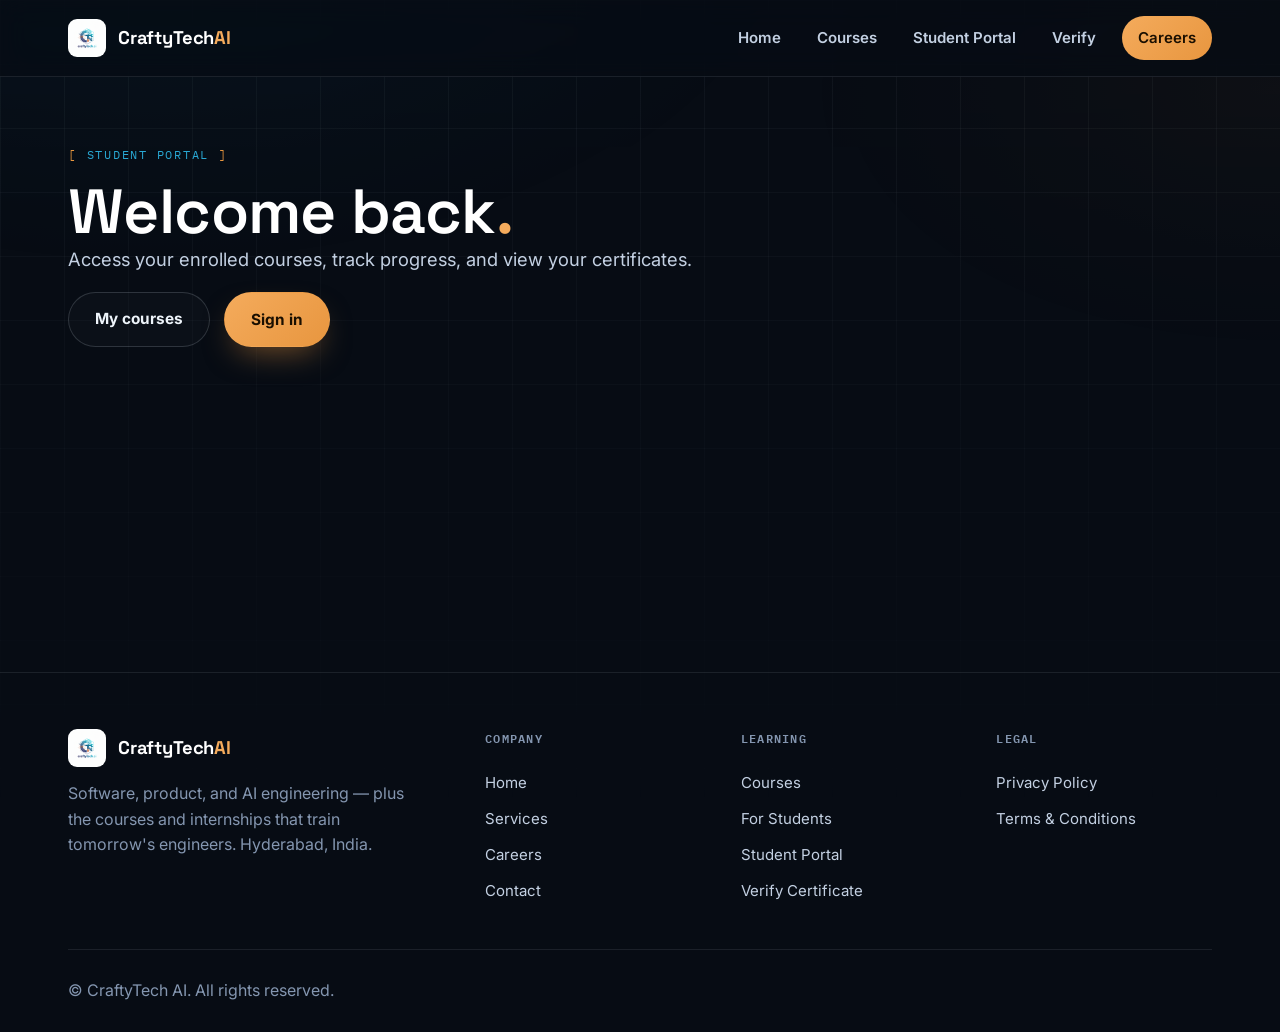
<file: students-lms.html>
<!DOCTYPE html>
<html lang="en">
<head>
<meta charset="UTF-8">
<meta name="viewport" content="width=device-width, initial-scale=1.0">
<title>My Dashboard — CraftyTech AI</title>
<link rel="icon" href="img/favicon.ico">
<link rel="stylesheet" href="assets/css/style.css">
<style>
  .progress-track{ background: rgba(255,255,255,0.06); border-radius: 999px; height: 10px; overflow: hidden; margin-top: 8px; }
  .progress-fill{ height: 100%; background: linear-gradient(90deg, var(--teal), var(--teal-bright)); }
</style>
</head>
<body>

<header class="site-header">
  <div class="container">
    <a href="index.html" class="brand">
      <img src="img/logo.png" alt="CraftyTech AI logo">
      <span class="brand-word">CraftyTech<span>AI</span></span>
    </a>
    <nav class="main-nav">
      <a href="index.html">Home</a>
      <a href="courses.html">Courses</a>
      <a href="students-portal.html">Back to Portal</a>
      <button id="signoutBtn" class="btn primary sm" style="margin-left:6px;">Sign out</button>
    </nav>
    <button class="nav-toggle" aria-label="Toggle menu" aria-expanded="false">☰</button>
  </div>
</header>

<main>
  <section class="page-banner">
    <div class="container">
      <div class="eyebrow">My Dashboard</div>
      <h1 id="studentName">Student</h1>
      <p class="muted" id="studentEmail"></p>
      <p class="muted" id="joinedDate"></p>
    </div>
  </section>

  <section class="block" style="padding-top:20px;">
    <div class="container grid cols-2" style="align-items:start;">
      <div class="bcard">
        <h3 style="margin-bottom:16px;">Enrolled Courses</h3>
        <div id="enrolledList" class="muted">No courses enrolled yet.</div>
      </div>
      <div class="bcard">
        <h3 style="margin-bottom:16px;">Certificates</h3>
        <div id="certificatesList" class="muted">Your certificates will appear here.</div>
      </div>
    </div>
  </section>
</main>

<footer class="site-footer">
  <div class="container">
    <div class="footer__bottom" style="border-top:none; padding-top:0;">
      <div class="muted">© <span data-year></span> CraftyTech AI. All rights reserved.</div>
    </div>
  </div>
</footer>

<script src="assets/js/main.js"></script>
<script>
(function () {
  var studentData = null;
  try { studentData = JSON.parse(localStorage.getItem('studentData') || 'null'); } catch (e) { studentData = null; }
  var email = localStorage.getItem('studentEmail');
  if (!email && !studentData) { window.location.href = 'students-portal.html'; return; }

  function render(user) {
    document.getElementById('studentName').textContent = user.name || (user.email ? user.email.split('@')[0] : 'Student');
    document.getElementById('studentEmail').textContent = user.email || '';
    var joined = user.joined ? new Date(user.joined).toLocaleDateString() : '';
    document.getElementById('joinedDate').textContent = joined ? 'Member since ' + joined : '';

    var enrolledEl = document.getElementById('enrolledList');
    if (Array.isArray(user.enrolled) && user.enrolled.length) {
      if (user.progress) {
        enrolledEl.innerHTML = user.enrolled.map(function (c) {
          var p = user.progress[c] || 0;
          return '<div style="margin-bottom:16px;"><div style="font-weight:600;color:#fff;">' + c + '</div>' +
                 '<div class="progress-track"><div class="progress-fill" style="width:' + p + '%;"></div></div>' +
                 '<div class="muted" style="font-size:0.82rem;margin-top:4px;">' + p + '% complete</div></div>';
        }).join('');
      } else {
        enrolledEl.innerHTML = '<ul>' + user.enrolled.map(function (c) { return '<li>' + c + '</li>'; }).join('') + '</ul>';
      }
    } else {
      enrolledEl.textContent = 'No courses enrolled yet.';
    }

    var certsEl = document.getElementById('certificatesList');
    if (Array.isArray(user.certificates) && user.certificates.length) {
      certsEl.innerHTML = '<ul>' + user.certificates.map(function (c) { return '<li>' + c + '</li>'; }).join('') + '</ul>';
    } else {
      certsEl.textContent = 'Your verified certificates will appear here.';
    }
  }

  if (studentData) {
    render(studentData);
  } else {
    fetch('students.json', { cache: 'no-store' }).then(function (r) {
      if (!r.ok) throw new Error('network');
      return r.json();
    }).then(function (list) {
      var user = list.find(function (u) { return u.email.toLowerCase() === email.toLowerCase(); });
      if (!user) { localStorage.removeItem('studentEmail'); window.location.href = 'students-portal.html'; return; }
      localStorage.setItem('studentData', JSON.stringify(user));
      render(user);
    }).catch(function () {
      document.getElementById('studentName').textContent = email.split('@')[0];
      document.getElementById('studentEmail').textContent = email;
    });
  }

  document.getElementById('signoutBtn').addEventListener('click', function () {
    try { sessionStorage.setItem('autoSignedOut', '1'); } catch (e) {}
    localStorage.removeItem('studentEmail');
    localStorage.removeItem('studentData');
    window.location.href = 'students-portal.html';
  });

  function autoLogout() {
    try { sessionStorage.setItem('autoSignedOut', '1'); } catch (e) {}
    try { localStorage.removeItem('studentEmail'); localStorage.removeItem('studentData'); } catch (e) {}
  }
  window.addEventListener('beforeunload', autoLogout);
  window.addEventListener('pagehide', autoLogout);
  document.addEventListener('visibilitychange', function () { if (document.hidden) autoLogout(); });
})();
</script>
</body>
</html>
</file>
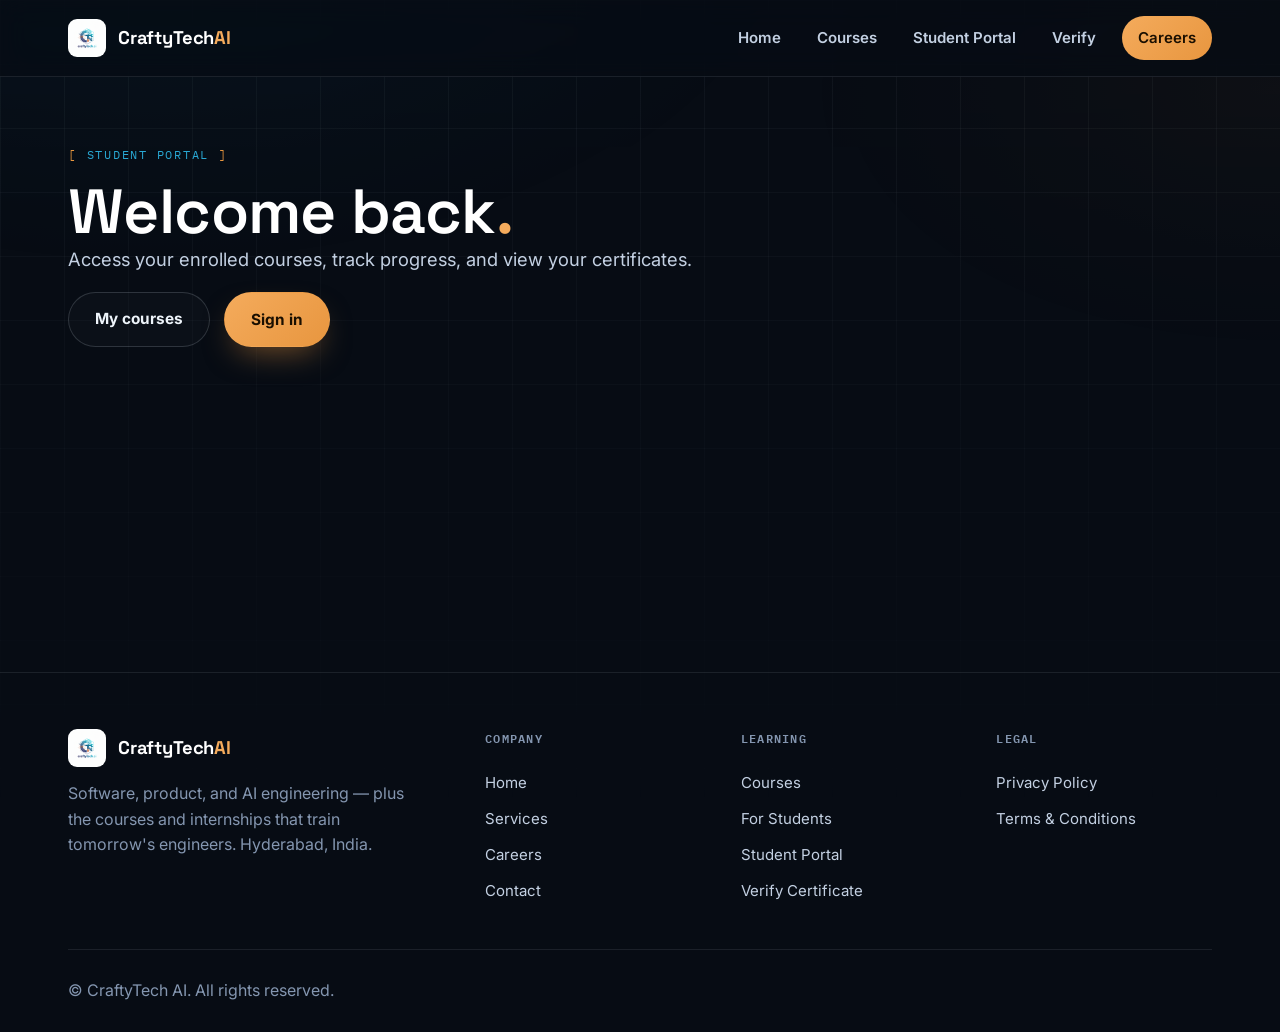
<file: students-portal.html>
<!DOCTYPE html>
<html lang="en">
<head>
<meta charset="UTF-8">
<meta name="viewport" content="width=device-width, initial-scale=1.0">
<title>Student Portal — CraftyTech AI</title>
<meta name="description" content="Sign in to your CraftyTech AI student portal to track enrolled courses, progress, and certificates.">
<link rel="icon" href="img/favicon.ico">
<link rel="stylesheet" href="assets/css/style.css">
<style>
  .modal-backdrop{
    display:none; position:fixed; inset:0; z-index:200;
    background:rgba(4,8,14,0.72); backdrop-filter:blur(6px);
    align-items:center; justify-content:center; padding:20px;
  }
  .modal-backdrop.is-open{ display:flex; }
  .modal-box{
    width:100%; max-width:400px; background:var(--surface);
    border:1px solid var(--border-strong); border-radius:var(--radius);
    padding:28px; box-shadow:0 40px 80px -20px rgba(0,0,0,0.6);
  }
  .modal-actions{ display:flex; gap:10px; justify-content:flex-end; margin-top:6px; }
</style>
</head>
<body>

<header class="site-header">
  <div class="container">
    <a href="index.html" class="brand">
      <img src="img/logo.png" alt="CraftyTech AI logo">
      <span class="brand-word">CraftyTech<span>AI</span></span>
    </a>
    <nav class="main-nav">
      <a href="index.html">Home</a>
      <a href="courses.html">Courses</a>
      <a href="students-portal.html">Student Portal</a>
      <a href="verify-certificates.html">Verify</a>
      <a href="careers.html" class="cta">Careers</a>
    </nav>
    <button class="nav-toggle" aria-label="Toggle menu" aria-expanded="false">☰</button>
  </div>
</header>

<main>
  <div id="portalAlert" class="container" style="display:none; padding-top:24px;"></div>

  <section class="page-banner">
    <div class="container">
      <div class="eyebrow">Student Portal</div>
      <h1>Welcome back<span class="text-copper">.</span></h1>
      <p class="lead">Access your enrolled courses, track progress, and view your certificates.</p>
      <div class="hero__actions">
        <a href="courses.html" class="btn outline">My courses</a>
        <button id="signinBtn" class="btn primary">Sign in</button>
      </div>
    </div>
  </section>

  <section class="block">
    <div class="container">
      <div class="notice reveal">
        <svg viewBox="0 0 24 24" fill="none" stroke="currentColor" stroke-width="2"><circle cx="12" cy="12" r="10"/><path d="M12 8v5M12 16h.01"/></svg>
        <p>This portal identifies students by email only, for course tracking — it isn't a substitute for a secured login system. If you have any concern about your account or data, contact <a href="mailto:support@craftytechai.in" style="color:var(--copper-bright);">support@craftytechai.in</a>.</p>
      </div>
    </div>
  </section>
</main>

<footer class="site-footer">
  <div class="container">
    <div class="footer__top">
      <div class="footer__brand">
        <a href="index.html" class="brand" style="margin-bottom:14px;">
          <img src="img/logo.png" alt="CraftyTech AI logo">
          <span class="brand-word">CraftyTech<span>AI</span></span>
        </a>
        <p class="muted">Software, product, and AI engineering — plus the courses and internships that train tomorrow's engineers. Hyderabad, India.</p>
      </div>
      <div class="footer__col">
        <h4>Company</h4>
        <a href="index.html">Home</a>
        <a href="index.html#services">Services</a>
        <a href="careers.html">Careers</a>
        <a href="contacts.html">Contact</a>
      </div>
      <div class="footer__col">
        <h4>Learning</h4>
        <a href="courses.html">Courses</a>
        <a href="students.html">For Students</a>
        <a href="students-portal.html">Student Portal</a>
        <a href="verify-certificates.html">Verify Certificate</a>
      </div>
      <div class="footer__col">
        <h4>Legal</h4>
        <a href="privacy-policy.html">Privacy Policy</a>
        <a href="terms-and-conditions.html">Terms &amp; Conditions</a>
      </div>
    </div>
    <div class="footer__bottom">
      <div class="muted">© <span data-year></span> CraftyTech AI. All rights reserved.</div>
    </div>
  </div>
</footer>

<!-- Sign-in modal -->
<div id="loginModal" class="modal-backdrop">
  <div class="modal-box">
    <h3 style="margin-bottom:18px;">Student sign in</h3>
    <form id="signinForm">
      <div class="field">
        <label for="studentEmail">Email address</label>
        <input id="studentEmail" name="email" type="email" placeholder="you@example.com" required>
      </div>
      <div id="loginError" style="color:#f2665a; font-size:0.85rem; min-height:18px; margin-bottom:10px;"></div>
      <div class="modal-actions">
        <button type="button" id="cancelLogin" class="btn outline sm">Cancel</button>
        <button type="submit" class="btn primary sm">Sign in</button>
      </div>
    </form>
  </div>
</div>

<script src="assets/js/main.js"></script>
<script>
document.addEventListener('DOMContentLoaded', function () {
  var portalAlert = document.getElementById('portalAlert');
  try {
    if (sessionStorage.getItem('autoSignedOut')) {
      portalAlert.innerHTML = '<div class="notice" style="margin-bottom:0;"><p>You were signed out for security. Please sign in again.</p></div>';
      portalAlert.style.display = 'block';
      sessionStorage.removeItem('autoSignedOut');
      setTimeout(function () { portalAlert.style.display = 'none'; }, 6000);
    }
  } catch (e) {}

  var signinBtn = document.getElementById('signinBtn');
  var loginModal = document.getElementById('loginModal');
  var signinForm = document.getElementById('signinForm');
  var cancelLogin = document.getElementById('cancelLogin');
  var loginError = document.getElementById('loginError');

  function openModal() { loginModal.classList.add('is-open'); loginError.textContent = ''; document.getElementById('studentEmail').focus(); }
  function closeModal() { loginModal.classList.remove('is-open'); }

  signinBtn.addEventListener('click', function () {
    var saved = localStorage.getItem('studentEmail');
    if (saved) { window.location.href = 'students-lms.html'; return; }
    openModal();
  });
  cancelLogin.addEventListener('click', closeModal);

  signinForm.addEventListener('submit', function (e) {
    e.preventDefault();
    var email = document.getElementById('studentEmail').value.trim();
    var re = /^\S+@\S+\.\S+$/;
    if (!re.test(email)) { loginError.textContent = 'Please enter a valid email address.'; return; }
    loginError.textContent = 'Checking...';
    fetch('students.json', { cache: 'no-store' }).then(function (r) {
      if (!r.ok) throw new Error('Network');
      return r.json();
    }).then(function (list) {
      var user = list.find(function (u) { return u.email.toLowerCase() === email.toLowerCase(); });
      if (!user) { loginError.textContent = 'No account found for that email. Contact support.'; return; }
      localStorage.setItem('studentEmail', user.email);
      localStorage.setItem('studentData', JSON.stringify(user));
      window.location.href = 'students-lms.html';
    }).catch(function () {
      loginError.textContent = 'Unable to validate at this time. Try again later.';
    });
  });

  var saved = localStorage.getItem('studentEmail');
  if (saved) { signinBtn.textContent = 'Signed in: ' + saved.split('@')[0]; }
});
</script>
</body>
</html>
</file>
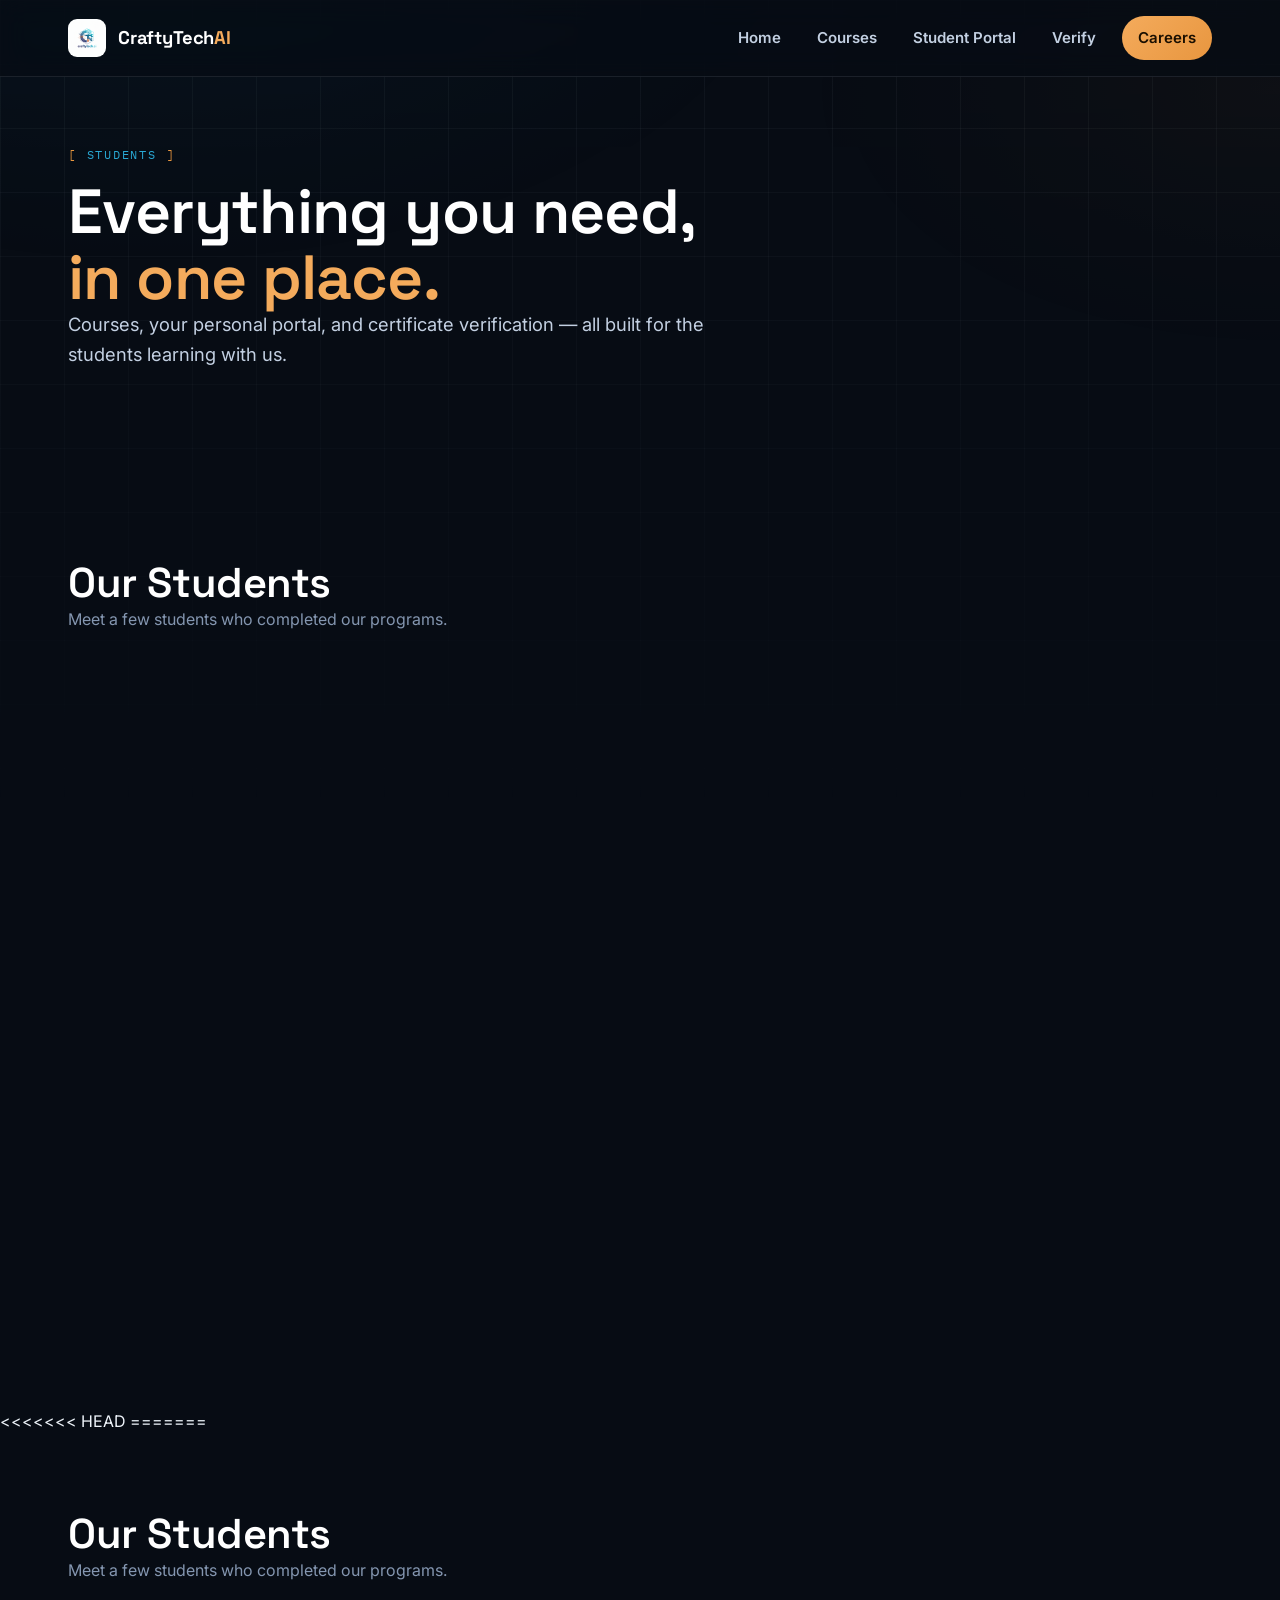
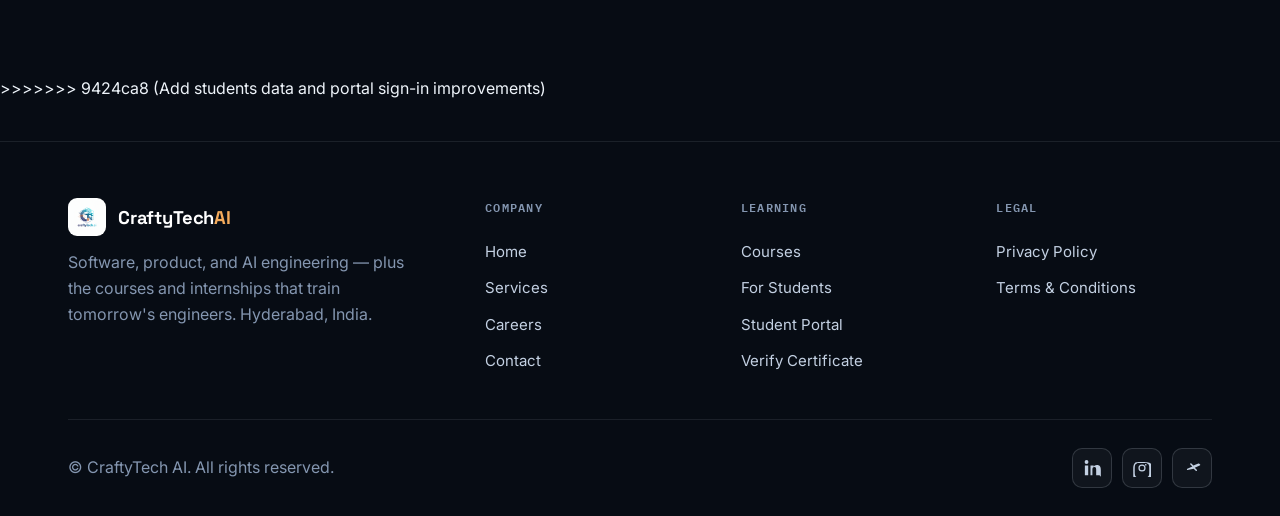
<file: students.html>
<!DOCTYPE html>
<html lang="en">
<head>
<meta charset="UTF-8">
<meta name="viewport" content="width=device-width, initial-scale=1.0">
<title>Students — CraftyTech AI</title>
<meta name="description" content="Everything students need at CraftyTech AI: courses, the student portal, and certificate verification.">
<link rel="icon" href="img/favicon.ico">
<link rel="stylesheet" href="assets/css/style.css">
</head>
<body>

<header class="site-header">
  <div class="container">
    <a href="index.html" class="brand">
      <img src="img/logo.png" alt="CraftyTech AI logo">
      <span class="brand-word">CraftyTech<span>AI</span></span>
    </a>
    <nav class="main-nav">
      <a href="index.html">Home</a>
      <a href="courses.html">Courses</a>
      <a href="students-portal.html">Student Portal</a>
      <a href="verify-certificates.html">Verify</a>
      <a href="careers.html" class="cta">Careers</a>
    </nav>
    <button class="nav-toggle" aria-label="Toggle menu" aria-expanded="false">☰</button>
  </div>
</header>

<main>
  <section class="page-banner">
    <div class="container">
      <div class="eyebrow">Students</div>
      <h1>Everything you need,<br><span class="text-copper">in one place.</span></h1>
      <p class="lead">Courses, your personal portal, and certificate verification — all built for the students learning with us.</p>
    </div>
  </section>

  <section class="block">
  <section class="block">
    <div class="container">
      <h2>Our Students</h2>
      <p class="muted">Meet a few students who completed our programs.</p>
      <div id="students-list" class="students-grid"></div>
    </div>
  </section>
    <div class="container">
      <div class="grid cols-3">
        <a href="courses.html" class="bcard reveal" style="text-decoration:none;">
          <span class="idx">01</span>
          <h3>Browse Courses</h3>
          <p class="muted">Full Stack, UI/UX, Python, Data Science, and Generative AI programs.</p>
        </a>
        <a href="students-portal.html" class="bcard reveal" style="text-decoration:none;">
          <span class="idx">02</span>
          <h3>Student Portal</h3>
          <p class="muted">Track enrolled courses, progress, and certificates in your dashboard.</p>
        </a>
        <a href="verify-certificates.html" class="bcard reveal" style="text-decoration:none;">
          <span class="idx">03</span>
          <h3>Verify a Certificate</h3>
          <p class="muted">Employers and institutions can confirm a CraftyTech AI certificate here.</p>
        </a>
      </div>
    </div>
  </section>

  <section class="block">
    <div class="container">
      <div class="cta-banner reveal">
        <div>
          <div class="eyebrow" style="color:var(--copper-bright);">New here?</div>
          <h2>Find the right course to start with.</h2>
        </div>
        <a href="courses.html" class="btn primary">Explore courses</a>
      </div>
    </div>
  </section>
<<<<<<< HEAD
=======

  <section class="block">
    <div class="container">
      <h2>Our Students</h2>
      <p class="muted">Meet a few students who completed our programs.</p>
      <div id="students-list" class="students-grid"></div>
    </div>
  </section>
>>>>>>> 9424ca8 (Add students data and portal sign-in improvements)
</main>

<footer class="site-footer">
  <div class="container">
    <div class="footer__top">
      <div class="footer__brand">
        <a href="index.html" class="brand" style="margin-bottom:14px;">
          <img src="img/logo.png" alt="CraftyTech AI logo">
          <span class="brand-word">CraftyTech<span>AI</span></span>
        </a>
        <p class="muted">Software, product, and AI engineering — plus the courses and internships that train tomorrow's engineers. Hyderabad, India.</p>
      </div>
      <div class="footer__col">
        <h4>Company</h4>
        <a href="index.html">Home</a>
        <a href="index.html#services">Services</a>
        <a href="careers.html">Careers</a>
        <a href="contacts.html">Contact</a>
      </div>
      <div class="footer__col">
        <h4>Learning</h4>
        <a href="courses.html">Courses</a>
        <a href="students.html">For Students</a>
        <a href="students-portal.html">Student Portal</a>
        <a href="verify-certificates.html">Verify Certificate</a>
      </div>
      <div class="footer__col">
        <h4>Legal</h4>
        <a href="privacy-policy.html">Privacy Policy</a>
        <a href="terms-and-conditions.html">Terms &amp; Conditions</a>
      </div>
    </div>
    <div class="footer__bottom">
      <div class="muted">© <span data-year></span> CraftyTech AI. All rights reserved.</div>
      <ul class="social-list">
        <li><a href="https://www.linkedin.com/company/craftytech-ai" class="social-link" target="_blank" rel="noreferrer" aria-label="LinkedIn"><svg viewBox="0 0 24 24"><path d="M6.94 21.5H2.5V8.5h4.44v13zm-2.22-15a2.56 2.56 0 112.56-2.56 2.56 2.56 0 01-2.56 2.56zm17.28 15h-4.44v-6.95c0-1.66-.03-3.8-2.32-3.8-2.33 0-2.69 1.82-2.69 3.7v7.05H9.98V8.5h4.26v1.82h.06c.59-1.12 2.03-2.3 4.18-2.3 4.47 0 5.3 2.95 5.3 6.78v8.7z"/></svg></a></li>
        <li><a href="https://www.instagram.com/craftytech_ai" class="social-link" target="_blank" rel="noreferrer" aria-label="Instagram"><svg viewBox="0 0 24 24"><path d="M12 7.2a4.8 4.8 0 104.8 4.8A4.81 4.81 0 0012 7.2zm0 7.92a3.12 3.12 0 113.12-3.12A3.13 3.13 0 0112 15.12zm5.04-8.58a1.12 1.12 0 11-1.12 1.12 1.12 1.12 0 011.12-1.12zM12 5.4c3.1 0 3.48.01 4.7.07 1.13.05 1.74.24 2.15.4a3.92 3.92 0 011.42.92 3.92 3.92 0 01.92 1.41c.16.41.35 1.02.4 2.15.06 1.22.07 1.6.07 4.7s-.01 3.48-.07 4.7c-.05 1.13-.24 1.74-.4 2.15a3.92 3.92 0 01-.92 1.42 3.92 3.92 0 01-1.41.92c-.41.16-1.02.35-2.15.4-1.22.06-1.6.07-4.7.07s-3.48-.01-4.7-.07c-1.13-.05-1.74-.24-2.15-.4a3.92 3.92 0 01-1.42-.92 3.92 3.92 0 01-.92-1.41c-.16-.41-.35-1.02-.4-2.15-.06-1.22-.07-1.6-.07-4.7s.01-3.48.07-4.7c.05-1.13.24-1.74.4-2.15a3.92 3.92 0 01.92-1.42 3.92 3.92 0 011.41-.92c.41-.16 1.02-.35 2.15-.4C8.52 5.41 8.9 5.4 12 5.4zm0-1.55C8.82 3.85 8.4 3.86 7.15 3.92 5.86 3.98 4.93 4.2 4.17 4.45a5.47 5.47 0 00-1.94 1.16 5.47 5.47 0 00-1.16 1.94C.64 8.8.42 9.73.36 11.02.3 12.27.3 12.69.3 16.87s0 4.6.06 5.85c.06 1.29.28 2.22.53 2.98a5.47 5.47 0 001.16 1.94 5.47 5.47 0 001.94 1.16c.76.25 1.69.47 2.98.53 1.25.06 1.67.06 5.85.06s4.6 0 5.85-.06c1.29-.06 2.22-.28 2.98-.53a5.47 5.47 0 001.94-1.16 5.47 5.47 0 001.16-1.94c.25-.76.47-1.69.53-2.98.06-1.25.06-1.67.06-5.85s0-4.6-.06-5.85c-.06-1.29-.28-2.22-.53-2.98a5.47 5.47 0 00-1.16-1.94 5.47 5.47 0 00-1.94-1.16c-.76-.25-1.69-.47-2.98-.53C15.6 3.85 15.18 3.85 12 3.85z"/></svg></a></li>
        <li><a href="https://x.com/craftytech_ai" class="social-link" target="_blank" rel="noreferrer" aria-label="X"><svg viewBox="0 0 24 24"><path d="M21.71 6.29a1 1 0 00-1.18-.28l-6.63 2.7-2.7-2.7a1 1 0 00-1.42 1.42l2.7 2.7-6.7 2.72a1 1 0 00.28 1.89l8.21-1.82 2.7 2.7a1 1 0 001.42-1.42l-2.7-2.7 6.63-2.7a1 1 0 00.28-1.72z"/></svg></a></li>
      </ul>
    </div>
  </div>
</footer>

<script src="assets/js/main.js"></script>
</body>
</html>
</file>
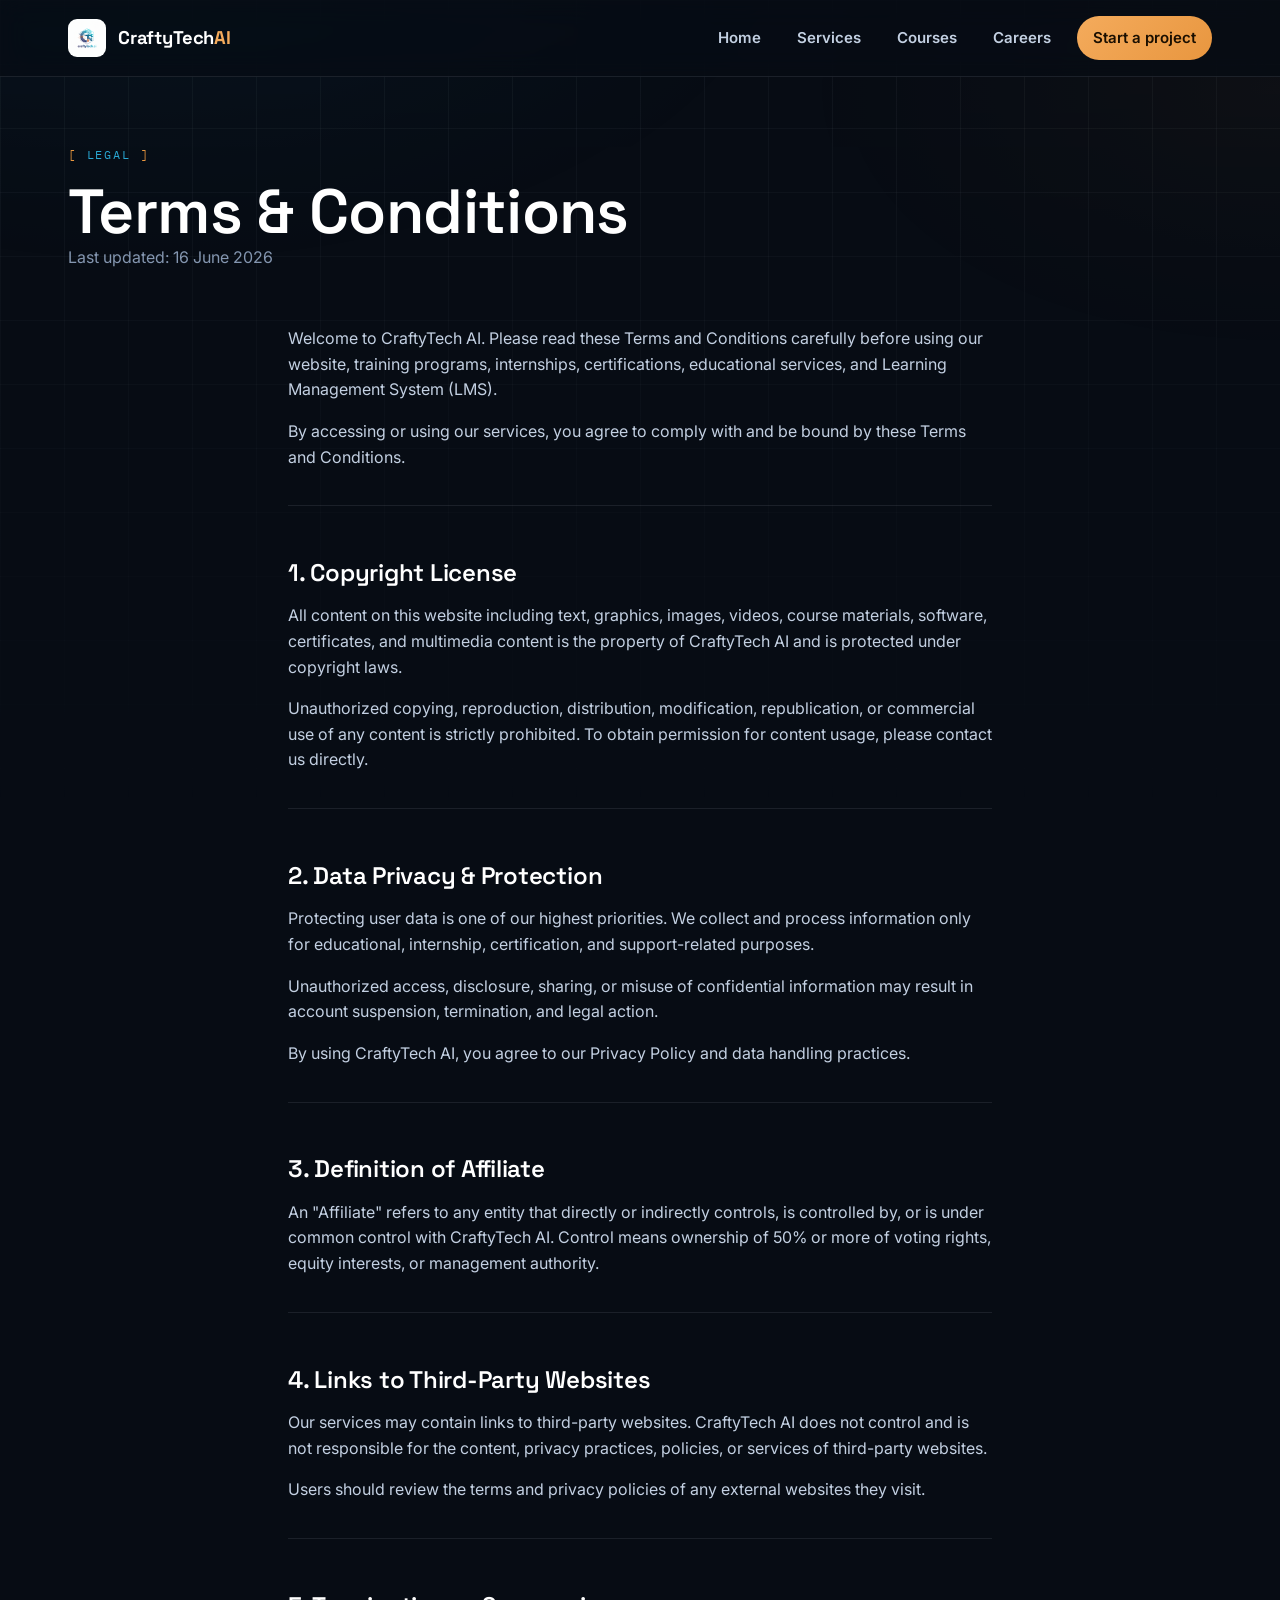
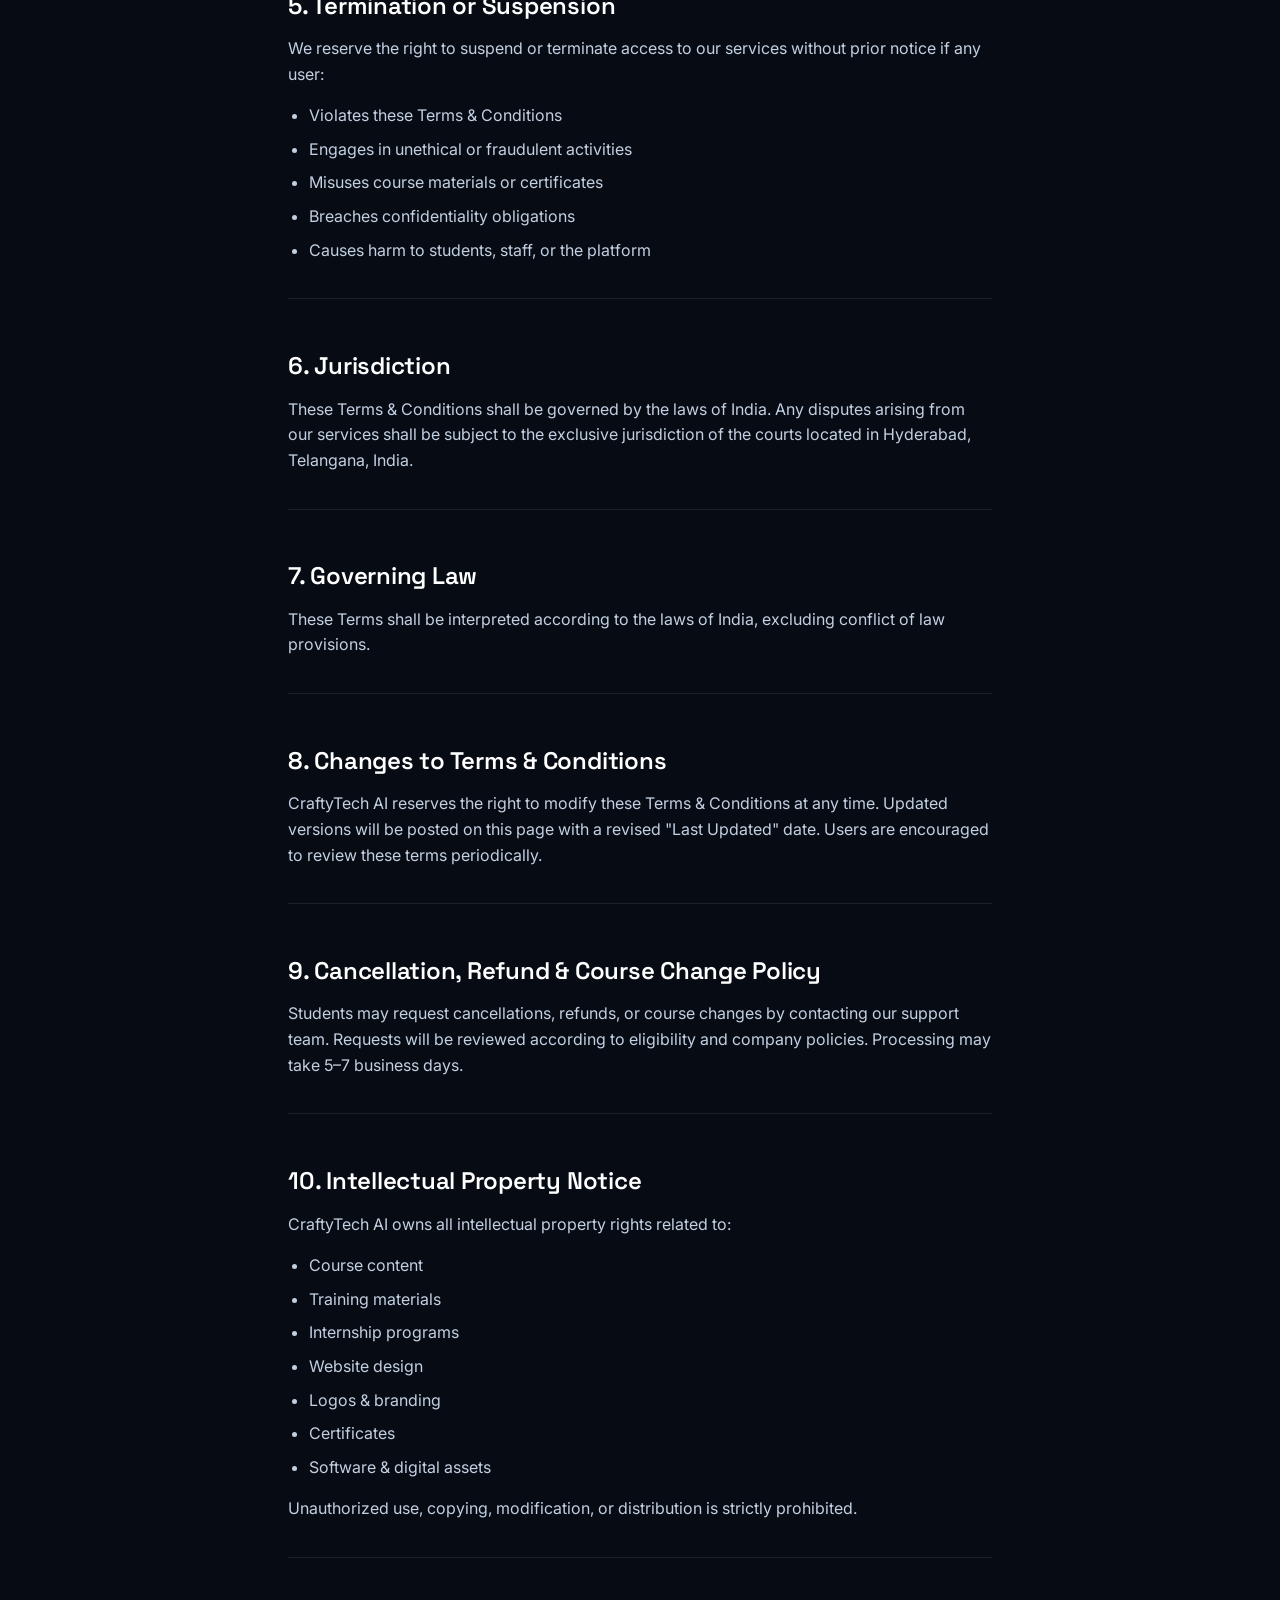
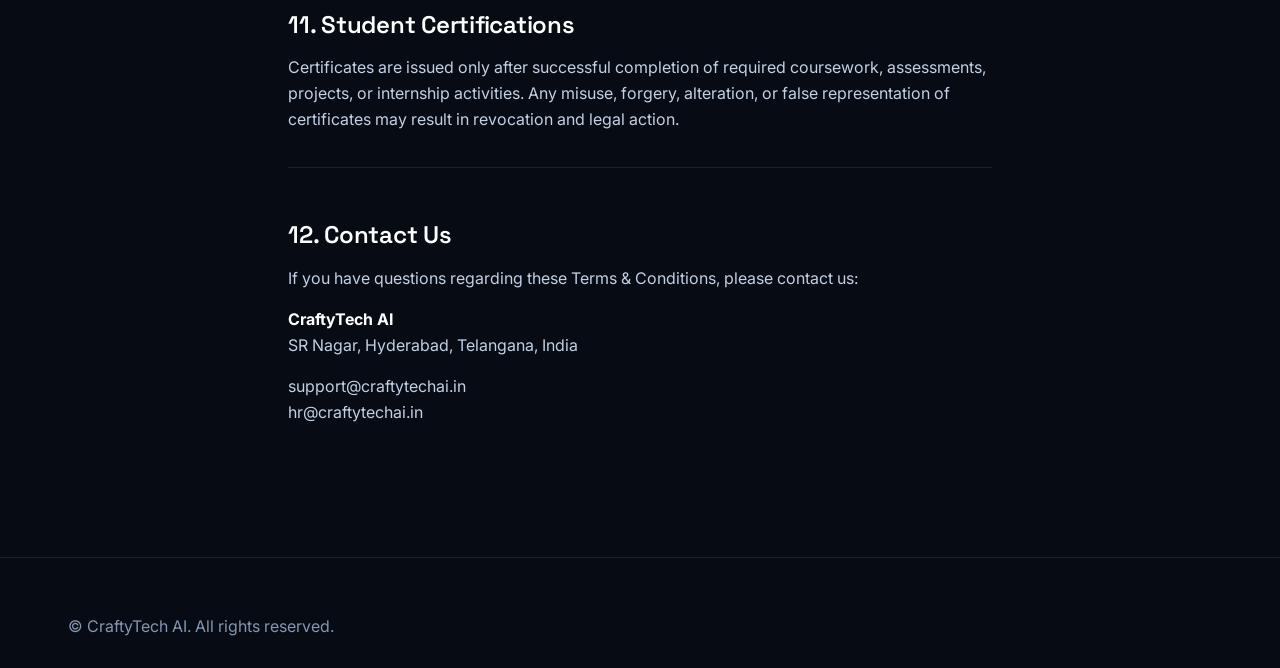
<file: terms-and-conditions.html>
<!DOCTYPE html>
<html lang="en">
<head>
<meta charset="UTF-8">
<meta name="viewport" content="width=device-width, initial-scale=1.0">
<title>Terms &amp; Conditions — CraftyTech AI</title>
<link rel="icon" href="img/favicon.ico">
<link rel="stylesheet" href="assets/css/style.css">
</head>
<body>

<header class="site-header">
  <div class="container">
    <a href="index.html" class="brand">
      <img src="img/logo.png" alt="CraftyTech AI logo">
      <span class="brand-word">CraftyTech<span>AI</span></span>
    </a>
    <nav class="main-nav">
      <a href="index.html">Home</a>
      <a href="index.html#services">Services</a>
      <a href="courses.html">Courses</a>
      <a href="careers.html">Careers</a>
      <a href="contacts.html" class="cta">Start a project</a>
    </nav>
    <button class="nav-toggle" aria-label="Toggle menu" aria-expanded="false">☰</button>
  </div>
</header>

<main>
  <section class="page-banner">
    <div class="container">
      <div class="eyebrow">Legal</div>
      <h1>Terms &amp; Conditions</h1>
      <p class="muted">Last updated: 16 June 2026</p>
    </div>
  </section>

  <section class="block" style="padding-top:20px;">
    <div class="container prose">
      <p>Welcome to CraftyTech AI. Please read these Terms and Conditions carefully before using our website, training programs, internships, certifications, educational services, and Learning Management System (LMS).</p>
      <p>By accessing or using our services, you agree to comply with and be bound by these Terms and Conditions.</p>
      <hr>

      <h2>1. Copyright License</h2>
      <p>All content on this website including text, graphics, images, videos, course materials, software, certificates, and multimedia content is the property of CraftyTech AI and is protected under copyright laws.</p>
      <p>Unauthorized copying, reproduction, distribution, modification, republication, or commercial use of any content is strictly prohibited. To obtain permission for content usage, please contact us directly.</p>
      <hr>

      <h2>2. Data Privacy &amp; Protection</h2>
      <p>Protecting user data is one of our highest priorities. We collect and process information only for educational, internship, certification, and support-related purposes.</p>
      <p>Unauthorized access, disclosure, sharing, or misuse of confidential information may result in account suspension, termination, and legal action.</p>
      <p>By using CraftyTech AI, you agree to our Privacy Policy and data handling practices.</p>
      <hr>

      <h2>3. Definition of Affiliate</h2>
      <p>An "Affiliate" refers to any entity that directly or indirectly controls, is controlled by, or is under common control with CraftyTech AI. Control means ownership of 50% or more of voting rights, equity interests, or management authority.</p>
      <hr>

      <h2>4. Links to Third-Party Websites</h2>
      <p>Our services may contain links to third-party websites. CraftyTech AI does not control and is not responsible for the content, privacy practices, policies, or services of third-party websites.</p>
      <p>Users should review the terms and privacy policies of any external websites they visit.</p>
      <hr>

      <h2>5. Termination or Suspension</h2>
      <p>We reserve the right to suspend or terminate access to our services without prior notice if any user:</p>
      <ul>
        <li>Violates these Terms &amp; Conditions</li>
        <li>Engages in unethical or fraudulent activities</li>
        <li>Misuses course materials or certificates</li>
        <li>Breaches confidentiality obligations</li>
        <li>Causes harm to students, staff, or the platform</li>
      </ul>
      <hr>

      <h2>6. Jurisdiction</h2>
      <p>These Terms &amp; Conditions shall be governed by the laws of India. Any disputes arising from our services shall be subject to the exclusive jurisdiction of the courts located in Hyderabad, Telangana, India.</p>
      <hr>

      <h2>7. Governing Law</h2>
      <p>These Terms shall be interpreted according to the laws of India, excluding conflict of law provisions.</p>
      <hr>

      <h2>8. Changes to Terms &amp; Conditions</h2>
      <p>CraftyTech AI reserves the right to modify these Terms &amp; Conditions at any time. Updated versions will be posted on this page with a revised "Last Updated" date. Users are encouraged to review these terms periodically.</p>
      <hr>

      <h2>9. Cancellation, Refund &amp; Course Change Policy</h2>
      <p>Students may request cancellations, refunds, or course changes by contacting our support team. Requests will be reviewed according to eligibility and company policies. Processing may take 5–7 business days.</p>
      <hr>

      <h2>10. Intellectual Property Notice</h2>
      <p>CraftyTech AI owns all intellectual property rights related to:</p>
      <ul>
        <li>Course content</li>
        <li>Training materials</li>
        <li>Internship programs</li>
        <li>Website design</li>
        <li>Logos &amp; branding</li>
        <li>Certificates</li>
        <li>Software &amp; digital assets</li>
      </ul>
      <p>Unauthorized use, copying, modification, or distribution is strictly prohibited.</p>
      <hr>

      <h2>11. Student Certifications</h2>
      <p>Certificates are issued only after successful completion of required coursework, assessments, projects, or internship activities. Any misuse, forgery, alteration, or false representation of certificates may result in revocation and legal action.</p>
      <hr>

      <h2>12. Contact Us</h2>
      <p>If you have questions regarding these Terms &amp; Conditions, please contact us:</p>
      <p><strong style="color:#fff;">CraftyTech AI</strong><br>SR Nagar, Hyderabad, Telangana, India</p>
      <p>support@craftytechai.in<br>hr@craftytechai.in</p>
    </div>
  </section>
</main>

<footer class="site-footer">
  <div class="container">
    <div class="footer__bottom" style="border-top:none; padding-top:0;">
      <div class="muted">© <span data-year></span> CraftyTech AI. All rights reserved.</div>
    </div>
  </div>
</footer>

<script src="assets/js/main.js"></script>
</body>
</html>
</file>
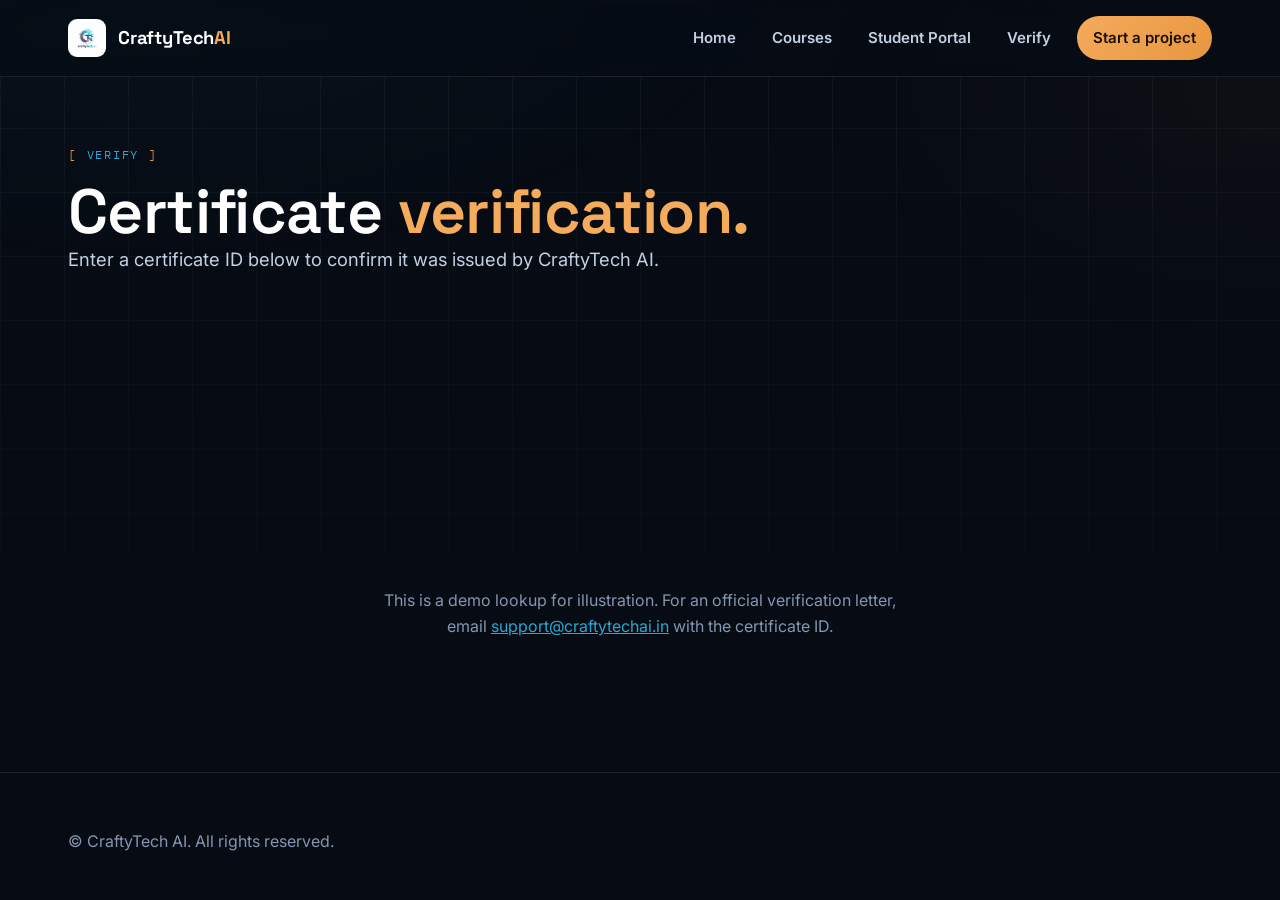
<file: verify-certificates.html>
<!DOCTYPE html>
<html lang="en">
<head>
<meta charset="UTF-8">
<meta name="viewport" content="width=device-width, initial-scale=1.0">
<title>Verify a Certificate — CraftyTech AI</title>
<meta name="description" content="Verify the authenticity of a CraftyTech AI course or internship certificate.">
<link rel="icon" href="img/favicon.ico">
<link rel="stylesheet" href="assets/css/style.css">
</head>
<body>

<header class="site-header">
  <div class="container">
    <a href="index.html" class="brand">
      <img src="img/logo.png" alt="CraftyTech AI logo">
      <span class="brand-word">CraftyTech<span>AI</span></span>
    </a>
    <nav class="main-nav">
      <a href="index.html">Home</a>
      <a href="courses.html">Courses</a>
      <a href="students-portal.html">Student Portal</a>
      <a href="verify-certificates.html">Verify</a>
      <a href="contacts.html" class="cta">Start a project</a>
    </nav>
    <button class="nav-toggle" aria-label="Toggle menu" aria-expanded="false">☰</button>
  </div>
</header>

<main>
  <section class="page-banner">
    <div class="container">
      <div class="eyebrow">Verify</div>
      <h1>Certificate <span class="text-copper">verification.</span></h1>
      <p class="lead">Enter a certificate ID below to confirm it was issued by CraftyTech AI.</p>
    </div>
  </section>

  <section class="block" style="padding-top:10px;">
    <div class="container">
      <div class="bcard reveal" style="max-width:520px; margin:0 auto;">
        <form id="certificate-verification-form">
          <div class="field">
            <label for="certificate-id">Certificate ID</label>
            <input type="text" id="certificate-id" name="certificate-id" placeholder="e.g. CT001" required>
          </div>
          <button type="submit" class="btn primary" style="width:100%;">Verify</button>
        </form>
        <div id="verification-result" style="margin-top:18px; font-size:0.95rem; min-height:20px;"></div>
      </div>
      <p class="muted center" style="margin-top:20px; max-width:520px; margin-left:auto; margin-right:auto;">This is a demo lookup for illustration. For an official verification letter, email <a href="mailto:support@craftytechai.in" style="color:var(--teal-bright);">support@craftytechai.in</a> with the certificate ID.</p>
    </div>
  </section>
</main>

<footer class="site-footer">
  <div class="container">
    <div class="footer__bottom" style="border-top:none; padding-top:0;">
      <div class="muted">© <span data-year></span> CraftyTech AI. All rights reserved.</div>
    </div>
  </div>
</footer>

<script src="assets/js/main.js"></script>
<script>
document.getElementById('certificate-verification-form').addEventListener('submit', function (event) {
  event.preventDefault();
  var id = document.getElementById('certificate-id').value.trim().toUpperCase();
  var resultDiv = document.getElementById('verification-result');
  var demo = {
  'CT001': { 
    name: 'Demo Student', 
    course: 'Data Science', 
    date: 'February 10, 2026' 
  },
    'CT0121': { 
    name: 'Sai kumar', 
    course: 'Artificial Intelligence & Machine Learning', 
    date: 'September 22, 2026' 
  },

  '12345': { 
    name: 'Demo Student', 
    course: 'Web Development', 
    date: 'January 15, 2026' 
  },

  'CTAI-AIML-2026-018': { 
    name: 'Saikrishna Innamuri', 
    course: 'Artificial Intelligence & Machine Learning', 
    date: 'September 22, 2026'
  }
};
  if (demo[id]) {
    var c = demo[id];
    resultDiv.innerHTML = '<p style="color:var(--ok); margin-bottom:6px;">✓ Certificate is valid</p>' +
      '<p class="muted" style="margin:0;">ID: ' + id + '<br>Course: ' + c.course + '<br>Completed: ' + c.date + '</p>';
  } else {
    resultDiv.innerHTML = '<p style="color:#f2665a;">Certificate not found. Double-check the ID or contact support.</p>';
  }
});
</script>
</body>
</html>
</file>
<file: assets/css/style.css>
/* ============================================================
   CraftyTech AI — Design System
   Palette derived from the real brand mark: deep ocean teal + navy ink,
   paired with a warm copper signal for CTAs and highlights.
   ============================================================ */

@import url('https://fonts.googleapis.com/css2?family=Space+Grotesk:wght@400;500;600;700&family=Inter:wght@400;500;600;700;800&family=IBM+Plex+Mono:wght@400;500;600&display=swap');

:root{
  /* Core palette */
  --ink:            #070c14;
  --ink-2:          #0b121e;
  --surface:        #101a2a;
  --surface-2:      #141f33;
  --border:         rgba(230, 240, 250, 0.09);
  --border-strong:  rgba(230, 240, 250, 0.16);

  --teal:           #1c86ad;
  --teal-bright:    #29a8d4;
  --teal-dim:       #0f4b63;
  --indigo:         #1b2359;

  --copper:         #e8963f;
  --copper-bright:  #f4ab5c;
  --copper-dim:     #7a5326;

  --text:           #eef4fa;
  --text-soft:      #c3d0e2;
  --text-mute:      #8496b0;

  --ok:             #3fbf8f;

  /* Type */
  --display: 'Space Grotesk', 'Inter', ui-sans-serif, system-ui, sans-serif;
  --body:    'Inter', ui-sans-serif, system-ui, -apple-system, "Segoe UI", sans-serif;
  --mono:    'IBM Plex Mono', ui-monospace, SFMono-Regular, Menlo, monospace;

  --maxw: 1200px;
  --radius-sm: 10px;
  --radius: 16px;
  --radius-lg: 26px;

  --ease: cubic-bezier(0.22, 1, 0.36, 1);
}

*{ box-sizing: border-box; }
html{ scroll-behavior: smooth; }
body{
  margin: 0;
  background: var(--ink);
  color: var(--text);
  font-family: var(--body);
  line-height: 1.6;
  -webkit-font-smoothing: antialiased;
  overflow-x: hidden;
}

img{ max-width: 100%; display: block; }
a{ color: inherit; }

::selection{ background: var(--copper); color: var(--ink); }

/* Background texture: faint schematic grid + radial glow, applied once at body level */
body::before{
  content: "";
  position: fixed;
  inset: 0;
  z-index: 0;
  pointer-events: none;
  background:
    radial-gradient(1100px 620px at 12% -10%, rgba(28, 134, 173, 0.16), transparent 60%),
    radial-gradient(900px 520px at 100% 10%, rgba(232, 150, 63, 0.08), transparent 55%),
    linear-gradient(var(--border) 1px, transparent 1px),
    linear-gradient(90deg, var(--border) 1px, transparent 1px);
  background-size: auto, auto, 64px 64px, 64px 64px;
  background-position: 0 0, 0 0, 0 0, 0 0;
  opacity: 0.55;
  mask-image: linear-gradient(180deg, rgba(0,0,0,0.9), rgba(0,0,0,0.35) 60%, transparent 95%);
}

.container{
  max-width: var(--maxw);
  margin: 0 auto;
  padding: 0 28px;
  position: relative;
  z-index: 1;
}

/* ---------- Eyebrow / labels: mono, wide-tracked, bracket-framed ---------- */
.eyebrow{
  display: inline-flex;
  align-items: center;
  gap: 10px;
  font-family: var(--mono);
  font-size: 0.78rem;
  letter-spacing: 0.14em;
  text-transform: uppercase;
  color: var(--teal-bright);
  margin: 0 0 18px;
}
.eyebrow::before{ content: "["; color: var(--copper); }
.eyebrow::after{ content: "]"; color: var(--copper); }

/* ---------- Typography ---------- */
h1,h2,h3,h4{ font-family: var(--display); color: #fff; margin: 0; font-weight: 600; letter-spacing: -0.01em; }
h1{ font-size: clamp(2.4rem, 5vw, 3.9rem); line-height: 1.05; }
h2{ font-size: clamp(1.8rem, 3.4vw, 2.6rem); line-height: 1.15; }
h3{ font-size: 1.3rem; }
p{ margin: 0 0 1em; color: var(--text-soft); }
.lead{ font-size: 1.15rem; color: var(--text-soft); max-width: 56ch; }
.muted{ color: var(--text-mute); }
.text-copper{ color: var(--copper-bright); }
.text-teal{ color: var(--teal-bright); }
.mono{ font-family: var(--mono); }

.section-head{ max-width: 640px; margin: 0 0 48px; }
.section-head.center{ margin-left: auto; margin-right: auto; text-align: center; }

/* ---------- Buttons ---------- */
.btn{
  display: inline-flex;
  align-items: center;
  justify-content: center;
  gap: 8px;
  padding: 14px 26px;
  border-radius: 999px;
  font-family: var(--body);
  font-weight: 700;
  font-size: 0.96rem;
  text-decoration: none;
  border: 1px solid transparent;
  cursor: pointer;
  transition: transform 0.28s var(--ease), box-shadow 0.28s var(--ease), background 0.28s var(--ease), border-color 0.28s var(--ease), color 0.28s var(--ease);
  white-space: nowrap;
}
.btn.primary{
  background: linear-gradient(135deg, var(--copper-bright), var(--copper));
  color: #1a0f00;
  box-shadow: 0 14px 32px -12px rgba(232, 150, 63, 0.55);
}
.btn.primary:hover{ transform: translateY(-2px); box-shadow: 0 18px 40px -12px rgba(232, 150, 63, 0.7); }
.btn.outline{
  background: rgba(255,255,255,0.02);
  border-color: var(--border-strong);
  color: var(--text);
}
.btn.outline:hover{ border-color: var(--teal-bright); color: var(--teal-bright); transform: translateY(-2px); }
.btn.ghost{ background: transparent; color: var(--text-soft); border-color: transparent; padding: 14px 8px; }
.btn.ghost:hover{ color: var(--teal-bright); }
.btn.sm{ padding: 10px 18px; font-size: 0.85rem; }
.btn:disabled{ opacity: 0.5; cursor: not-allowed; transform: none !important; }

/* ---------- Header ---------- */
.site-header{
  position: sticky; top: 0; z-index: 100;
  background: rgba(7, 12, 20, 0.78);
  backdrop-filter: blur(14px) saturate(140%);
  border-bottom: 1px solid var(--border);
}
.site-header .container{ display: flex; align-items: center; justify-content: space-between; padding-top: 16px; padding-bottom: 16px; }
.brand{ display: flex; align-items: center; gap: 12px; text-decoration: none; }
.brand img{ height: 38px; width: 38px; border-radius: 9px; object-fit: cover; }
.brand-word{ font-family: var(--display); font-weight: 700; font-size: 1.15rem; color: #fff; letter-spacing: -0.01em; }
.brand-word span{ color: var(--copper-bright); }

.main-nav{ display: flex; align-items: center; gap: 4px; }
.main-nav a{
  padding: 10px 16px;
  border-radius: 999px;
  text-decoration: none;
  color: var(--text-soft);
  font-weight: 600;
  font-size: 0.94rem;
  transition: color 0.2s ease, background 0.2s ease;
}
.main-nav a:hover{ color: #fff; background: rgba(255,255,255,0.05); }
.main-nav a.is-active{ color: var(--teal-bright); }
.main-nav a.cta{
  background: linear-gradient(135deg, var(--copper-bright), var(--copper));
  color: #1a0f00;
  margin-left: 6px;
}
.main-nav a.cta:hover{ background: linear-gradient(135deg, #ffb968, var(--copper-bright)); color: #1a0f00; }

.nav-toggle{ display: none; }

@media (max-width: 900px){
  .nav-toggle{
    display: inline-flex; align-items: center; justify-content: center;
    width: 42px; height: 42px; border-radius: 10px;
    background: rgba(255,255,255,0.04); border: 1px solid var(--border-strong);
    color: #fff; cursor: pointer;
  }
  .main-nav{
    position: fixed; inset: 72px 16px auto 16px;
    flex-direction: column; align-items: stretch;
    background: var(--surface); border: 1px solid var(--border-strong);
    border-radius: var(--radius); padding: 10px;
    transform-origin: top; transform: scaleY(0); opacity: 0; pointer-events: none;
    transition: transform 0.25s var(--ease), opacity 0.25s var(--ease);
  }
  .main-nav.is-open{ transform: scaleY(1); opacity: 1; pointer-events: auto; }
  .main-nav a{ text-align: center; }
  .main-nav a.cta{ margin-left: 0; margin-top: 4px; }
}

/* ---------- Hero ---------- */
.hero{ padding: 88px 0 64px; position: relative; }
.hero__grid{ display: grid; grid-template-columns: 1.15fr 0.85fr; gap: 56px; align-items: center; }
.hero h1{ margin-bottom: 22px; }
.hero .lead{ margin-bottom: 32px; }
.hero__actions{ display: flex; gap: 14px; flex-wrap: wrap; }

.terminal{
  background: var(--surface);
  border: 1px solid var(--border-strong);
  border-radius: var(--radius);
  overflow: hidden;
  box-shadow: 0 40px 80px -30px rgba(0,0,0,0.55);
}
.terminal__bar{
  display: flex; align-items: center; gap: 8px;
  padding: 12px 16px; background: var(--surface-2); border-bottom: 1px solid var(--border);
}
.terminal__dot{ width: 10px; height: 10px; border-radius: 50%; background: rgba(255,255,255,0.15); }
.terminal__dot:nth-child(1){ background: #f2665a; }
.terminal__dot:nth-child(2){ background: #f2b544; }
.terminal__dot:nth-child(3){ background: #3fbf8f; }
.terminal__title{ margin-left: 8px; font-family: var(--mono); font-size: 0.78rem; color: var(--text-mute); }
.terminal__body{ padding: 22px 22px 24px; font-family: var(--mono); font-size: 0.88rem; color: var(--text-soft); }
.terminal__line{ display: flex; justify-content: space-between; padding: 9px 0; border-bottom: 1px dashed var(--border); }
.terminal__line:last-child{ border-bottom: none; }
.terminal__line b{ color: #fff; font-weight: 600; }
.terminal__ok{ color: var(--ok); }
.terminal__ok::before{ content: "● "; }

/* ---------- Bracket card: the site's signature frame ---------- */
.bcard{
  position: relative;
  background: var(--surface);
  border: 1px solid var(--border);
  border-radius: var(--radius);
  padding: 30px 28px;
  transition: transform 0.3s var(--ease), border-color 0.3s var(--ease), background 0.3s var(--ease);
}
.bcard::before, .bcard::after{
  content: "";
  position: absolute; width: 20px; height: 20px;
  border: 2px solid var(--teal-bright);
  opacity: 0; transition: opacity 0.3s var(--ease), width 0.3s var(--ease), height 0.3s var(--ease);
}
.bcard::before{ top: -1px; left: -1px; border-right: none; border-bottom: none; border-top-left-radius: 8px; }
.bcard::after{ bottom: -1px; right: -1px; border-left: none; border-top: none; border-bottom-right-radius: 8px; }
.bcard:hover{ transform: translateY(-4px); border-color: transparent; background: var(--surface-2); }
.bcard:hover::before, .bcard:hover::after{ opacity: 1; width: 28px; height: 28px; }
.bcard h3{ margin-bottom: 10px; }
.bcard .idx{ font-family: var(--mono); font-size: 0.78rem; color: var(--copper-bright); display: block; margin-bottom: 14px; }

/* ---------- Grids ---------- */
.grid{ display: grid; gap: 22px; }
.grid.cols-2{ grid-template-columns: repeat(2, 1fr); }
.grid.cols-3{ grid-template-columns: repeat(3, 1fr); }
.grid.cols-4{ grid-template-columns: repeat(4, 1fr); }
@media (max-width: 980px){
  .grid.cols-3, .grid.cols-4{ grid-template-columns: repeat(2, 1fr); }
  .hero__grid{ grid-template-columns: 1fr; }
}
@media (max-width: 640px){
  .grid.cols-2, .grid.cols-3, .grid.cols-4{ grid-template-columns: 1fr; }
}

/* ---------- Sections ---------- */
section.block{ padding: 76px 0; position: relative; }
.divider{
  height: 1px;
  background: linear-gradient(90deg, transparent, var(--border-strong) 20%, var(--border-strong) 80%, transparent);
  margin: 0;
}
.trace{
  display: flex; align-items: center; gap: 10px; margin: 0 0 40px;
  font-family: var(--mono); font-size: 0.75rem; color: var(--text-mute); letter-spacing: 0.08em; text-transform: uppercase;
}
.trace::after{ content: ""; flex: 1; height: 1px; background: repeating-linear-gradient(90deg, var(--border-strong) 0 6px, transparent 6px 12px); }

/* ---------- Stats strip ---------- */
.stats-strip{
  display: grid; grid-template-columns: repeat(4, 1fr); gap: 1px;
  background: var(--border); border: 1px solid var(--border); border-radius: var(--radius); overflow: hidden;
}
.stats-strip .stat{ background: var(--surface); padding: 26px 20px; text-align: center; }
.stats-strip .stat b{ display: block; font-family: var(--display); font-size: 2rem; color: #fff; }
.stats-strip .stat span{ font-family: var(--mono); font-size: 0.75rem; color: var(--text-mute); text-transform: uppercase; letter-spacing: 0.06em; }
@media (max-width: 780px){ .stats-strip{ grid-template-columns: repeat(2, 1fr); } }

/* ---------- Leadership ---------- */
.leader{
  background: var(--surface); border: 1px solid var(--border); border-radius: var(--radius);
  padding: 26px;
}
.leader__avatar{
  width: 52px; height: 52px; border-radius: 12px;
  display: flex; align-items: center; justify-content: center;
  font-family: var(--display); font-weight: 700; font-size: 1.1rem;
  background: linear-gradient(135deg, var(--teal), var(--indigo)); color: #fff;
  margin-bottom: 16px;
}
.leader__name{ font-family: var(--display); color: #fff; font-weight: 600; }
.leader__role{ font-family: var(--mono); font-size: 0.76rem; color: var(--copper-bright); text-transform: uppercase; letter-spacing: 0.08em; margin: 4px 0 14px; }

/* ---------- CTA banner ---------- */
.cta-banner{
  background: linear-gradient(135deg, var(--indigo), var(--teal-dim));
  border-radius: var(--radius-lg);
  padding: 56px 48px;
  display: flex; align-items: center; justify-content: space-between; gap: 32px; flex-wrap: wrap;
  position: relative; overflow: hidden;
}
.cta-banner::before{
  content: ""; position: absolute; inset: 0;
  background: radial-gradient(500px 260px at 90% 0%, rgba(232,150,63,0.25), transparent 70%);
}
.cta-banner > *{ position: relative; z-index: 1; }
.cta-banner h2{ max-width: 460px; }

/* ---------- Footer ---------- */
.site-footer{ border-top: 1px solid var(--border); padding: 56px 0 28px; margin-top: 40px; }
.footer__top{ display: grid; grid-template-columns: 1.4fr 0.8fr 0.8fr 0.8fr; gap: 40px; margin-bottom: 40px; }
.footer__brand p{ max-width: 34ch; }
.footer__col h4{ font-family: var(--mono); font-size: 0.78rem; text-transform: uppercase; letter-spacing: 0.1em; color: var(--text-mute); margin-bottom: 16px; font-weight: 600; }
.footer__col a{ display: block; text-decoration: none; color: var(--text-soft); padding: 6px 0; font-size: 0.94rem; }
.footer__col a:hover{ color: var(--teal-bright); }
.footer__bottom{ display: flex; justify-content: space-between; align-items: center; gap: 20px; flex-wrap: wrap; padding-top: 28px; border-top: 1px solid var(--border); }
.social-list{ display: flex; gap: 10px; list-style: none; margin: 0; padding: 0; }
.social-link{
  display: inline-flex; align-items: center; justify-content: center;
  width: 40px; height: 40px; border-radius: 10px;
  background: rgba(255,255,255,0.04); border: 1px solid var(--border-strong); color: var(--text-soft);
  transition: transform 0.25s var(--ease), background 0.25s var(--ease), color 0.25s var(--ease);
}
.social-link:hover{ transform: translateY(-2px); background: var(--teal); color: #fff; }
.social-link svg{ width: 18px; height: 18px; fill: currentColor; }
@media (max-width: 900px){ .footer__top{ grid-template-columns: 1fr 1fr; } }
@media (max-width: 560px){ .footer__top{ grid-template-columns: 1fr; } }

/* ---------- Page banner (inner pages) ---------- */
.page-banner{ padding: 64px 0 20px; }
.page-banner .eyebrow{ margin-bottom: 14px; }

/* ---------- Forms ---------- */
.field{ display: flex; flex-direction: column; gap: 8px; margin-bottom: 18px; }
.field label{ font-size: 0.86rem; font-weight: 600; color: var(--text-soft); }
.field input, .field textarea, .field select{
  width: 100%; padding: 14px 16px; border-radius: 12px;
  background: rgba(255,255,255,0.03); border: 1px solid var(--border-strong);
  color: var(--text); font-family: var(--body); font-size: 0.96rem;
  transition: border-color 0.2s ease, background 0.2s ease;
}
.field input:focus, .field textarea:focus, .field select:focus{
  outline: none; border-color: var(--teal-bright); background: rgba(255,255,255,0.05);
}
.field textarea{ min-height: 130px; resize: vertical; }
.form-note{ font-size: 0.82rem; color: var(--text-mute); margin-top: -6px; }

/* ---------- Table-ish rows (job listings, courses) ---------- */
.row-card{
  display: flex; align-items: center; justify-content: space-between; gap: 20px;
  padding: 22px 26px; background: var(--surface); border: 1px solid var(--border);
  border-radius: var(--radius); margin-bottom: 14px; flex-wrap: wrap;
  transition: border-color 0.25s var(--ease), background 0.25s var(--ease);
}
.row-card:hover{ border-color: var(--border-strong); background: var(--surface-2); }
.row-card__title{ font-family: var(--display); color: #fff; font-weight: 600; font-size: 1.1rem; }
.row-card__meta{ font-family: var(--mono); font-size: 0.8rem; color: var(--text-mute); margin-top: 4px; }
.pill{
  display: inline-block; padding: 5px 14px; border-radius: 999px;
  font-family: var(--mono); font-size: 0.74rem; letter-spacing: 0.04em;
  background: rgba(63, 191, 143, 0.12); color: var(--ok); border: 1px solid rgba(63,191,143,0.3);
}
.pill.warn{ background: rgba(232,150,63,0.12); color: var(--copper-bright); border-color: rgba(232,150,63,0.3); }

/* ---------- Reveal-on-scroll ---------- */
.reveal{ opacity: 0; transform: translateY(18px); transition: opacity 0.7s var(--ease), transform 0.7s var(--ease); }
.reveal.is-visible{ opacity: 1; transform: none; }

@media (prefers-reduced-motion: reduce){
  *, *::before, *::after{ transition: none !important; animation: none !important; scroll-behavior: auto !important; }
}

/* ---------- Legal / long-form content pages ---------- */
.prose{ max-width: 760px; margin: 0 auto; }
.prose h2{ font-size: 1.5rem; margin: 2.2em 0 0.7em; }
.prose h2:first-child{ margin-top: 0; }
.prose ul{ color: var(--text-soft); padding-left: 1.3em; }
.prose li{ margin-bottom: 0.5em; }
.prose hr{ border: none; border-top: 1px solid var(--border); margin: 2.2em 0; }
.prose a{ color: var(--teal-bright); }

/* ---------- Notice box (used for portal / security notes) ---------- */
.notice{
  display: flex; gap: 14px; align-items: flex-start;
  background: rgba(232, 150, 63, 0.08); border: 1px solid rgba(232, 150, 63, 0.28);
  border-radius: var(--radius); padding: 18px 20px; margin-bottom: 28px;
}
.notice svg{ flex: none; width: 20px; height: 20px; color: var(--copper-bright); margin-top: 2px; }
.notice p{ margin: 0; color: var(--text-soft); font-size: 0.92rem; }

/* utility */
.mt-0{ margin-top: 0; } .mb-0{ margin-bottom: 0; }
.center{ text-align: center; }
.flex{ display: flex; }
.gap-2{ gap: 8px; } .gap-3{ gap: 16px; }
</file>
